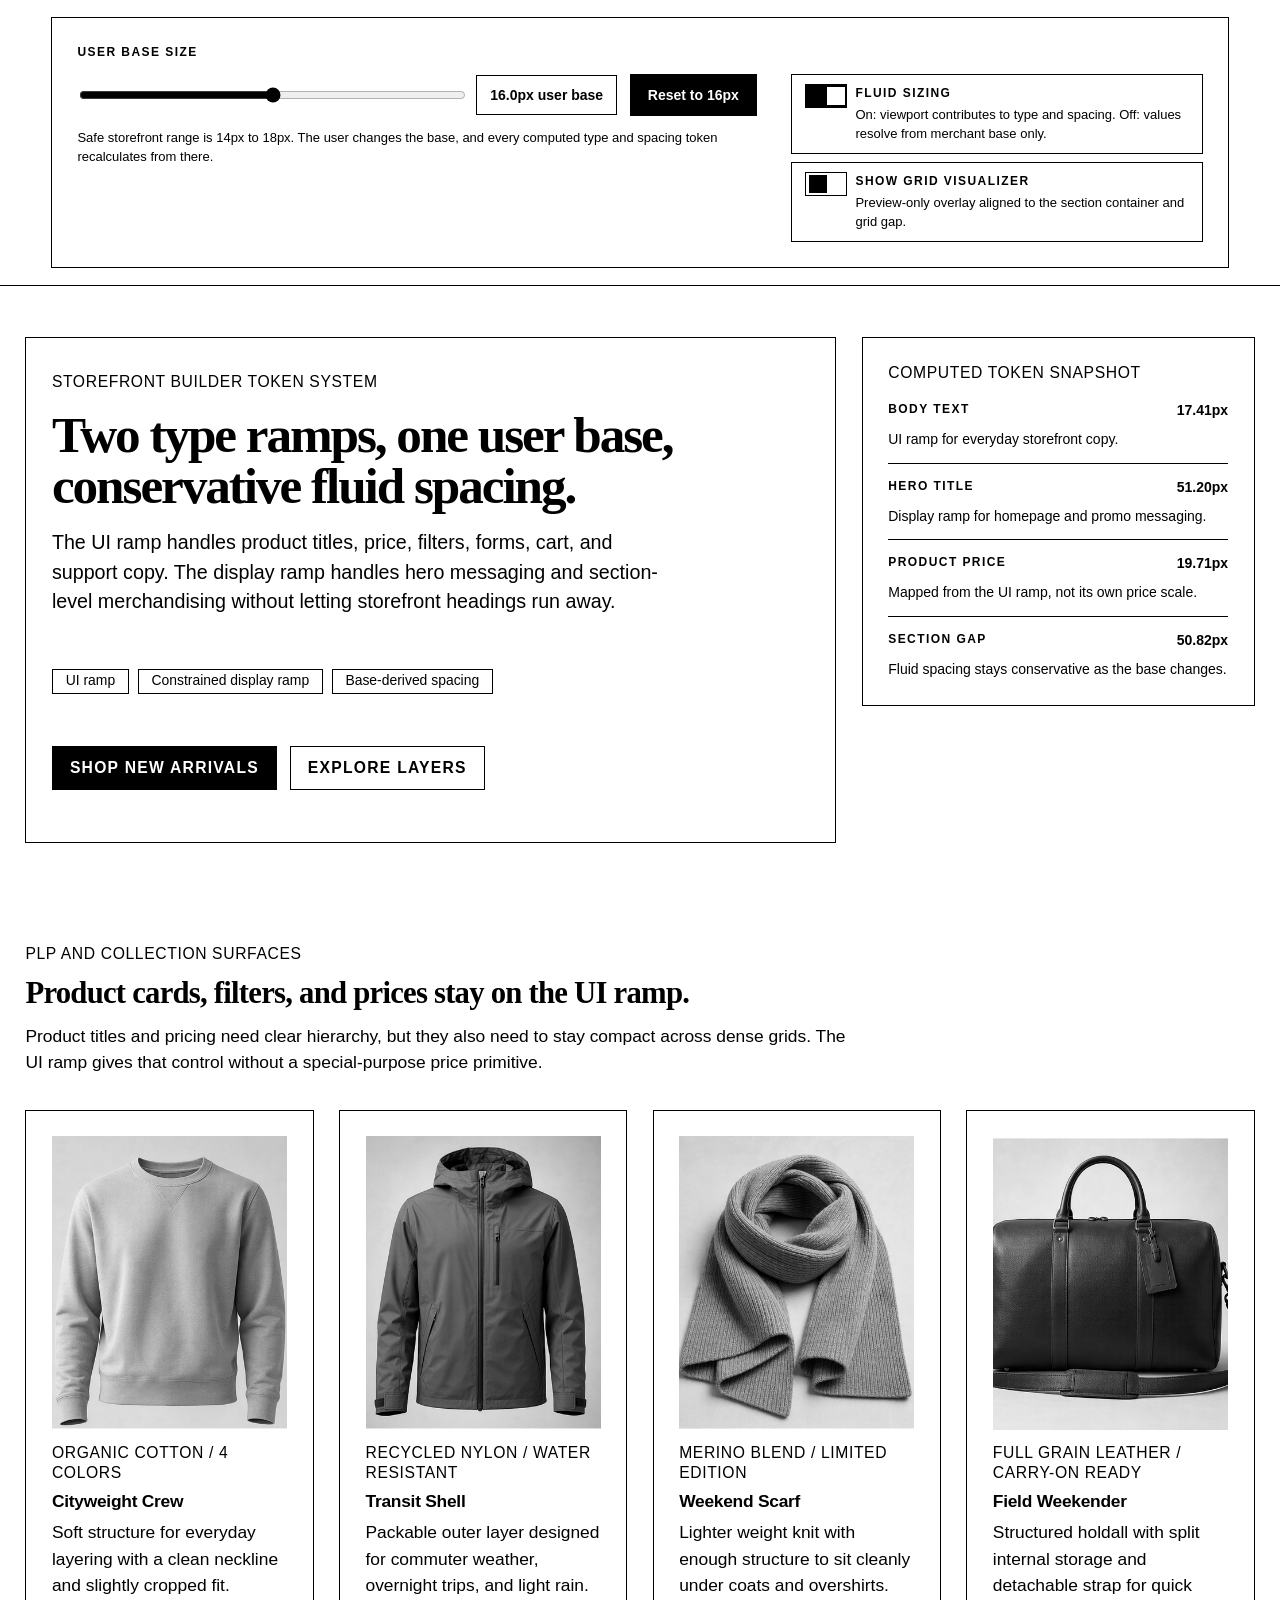
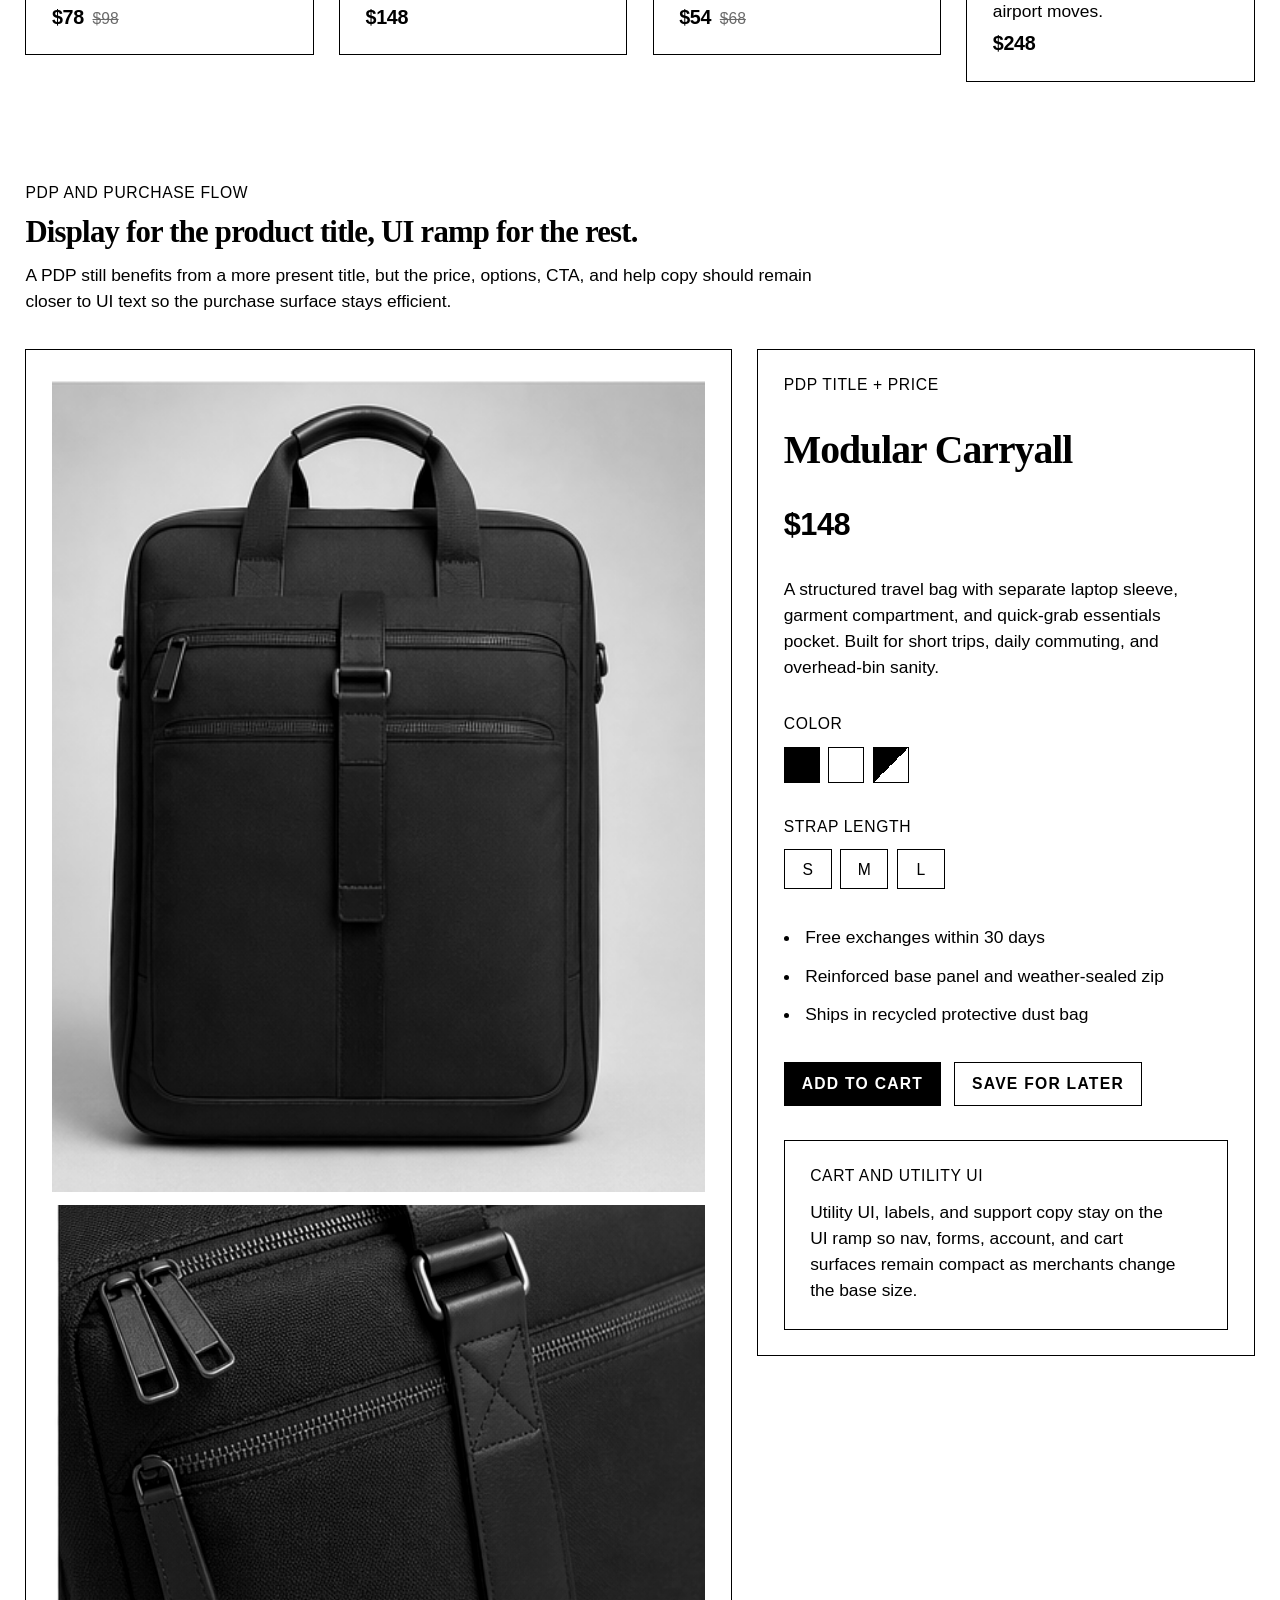
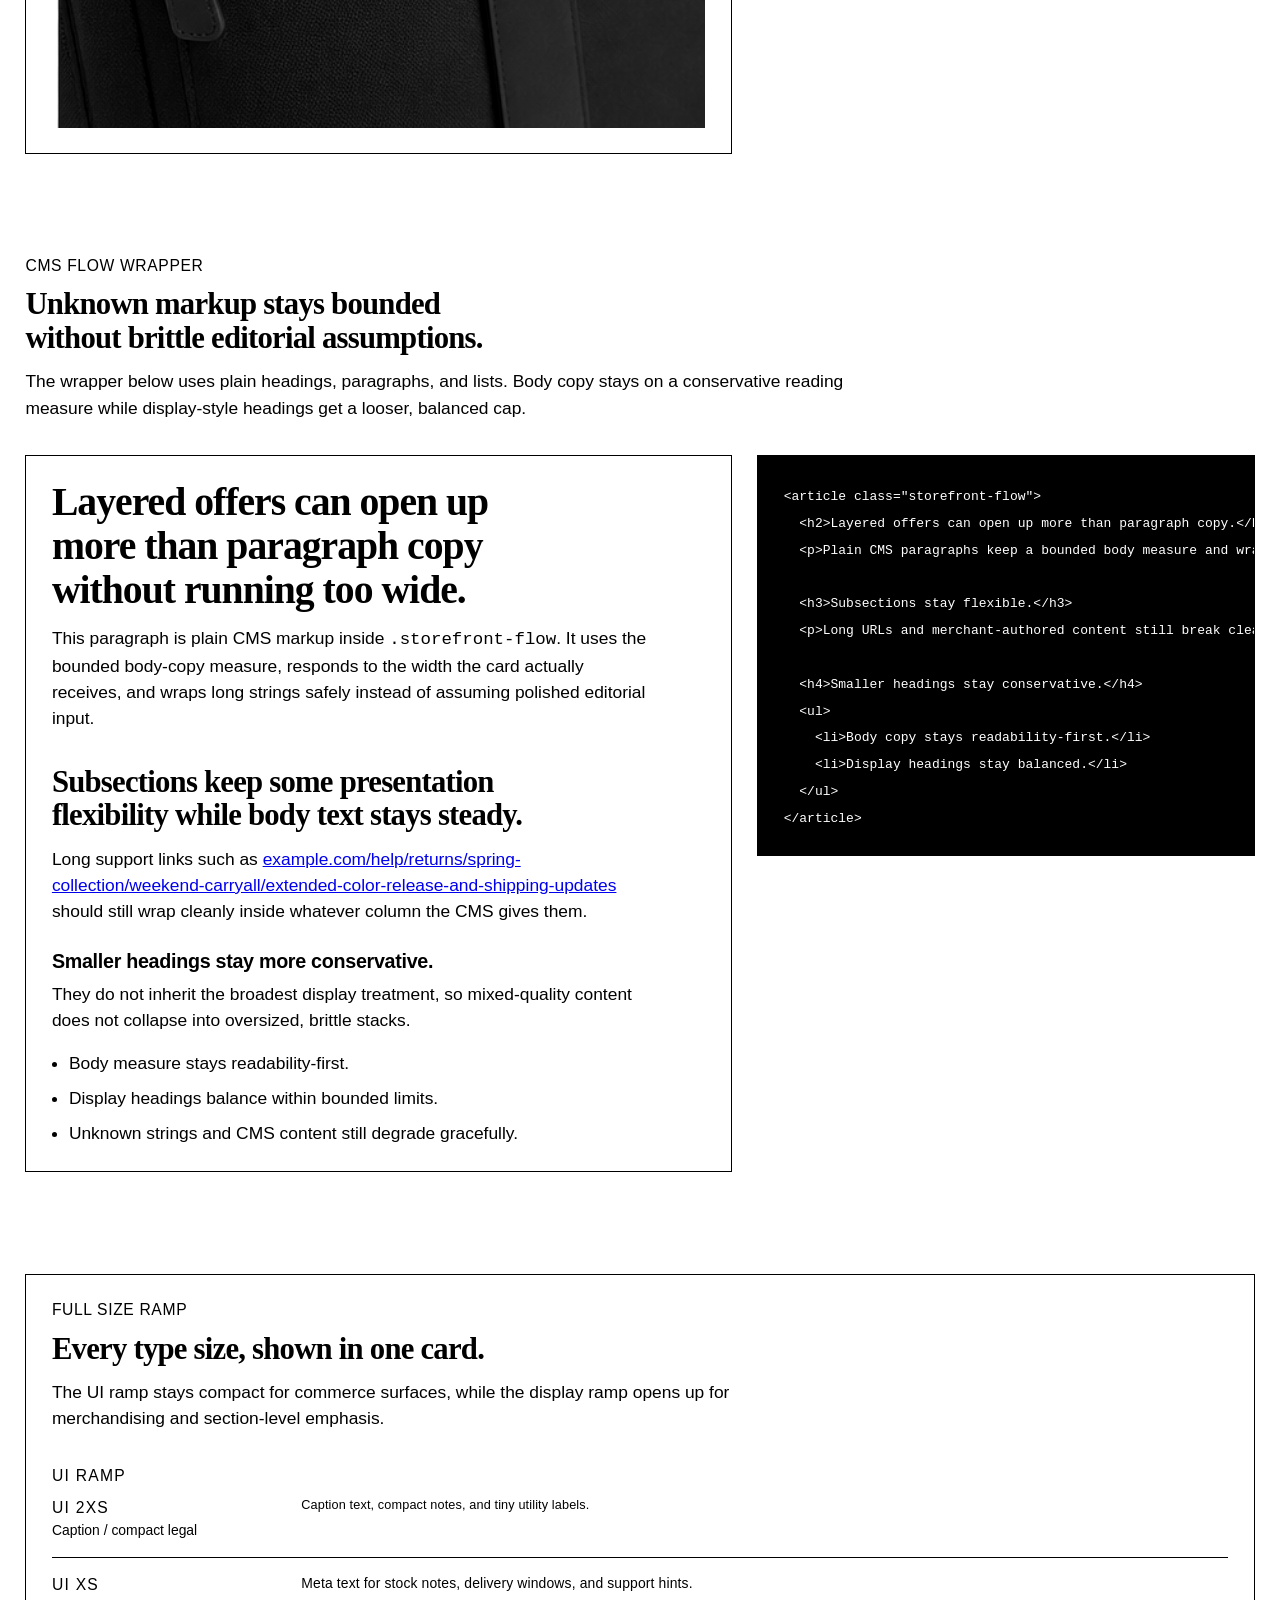
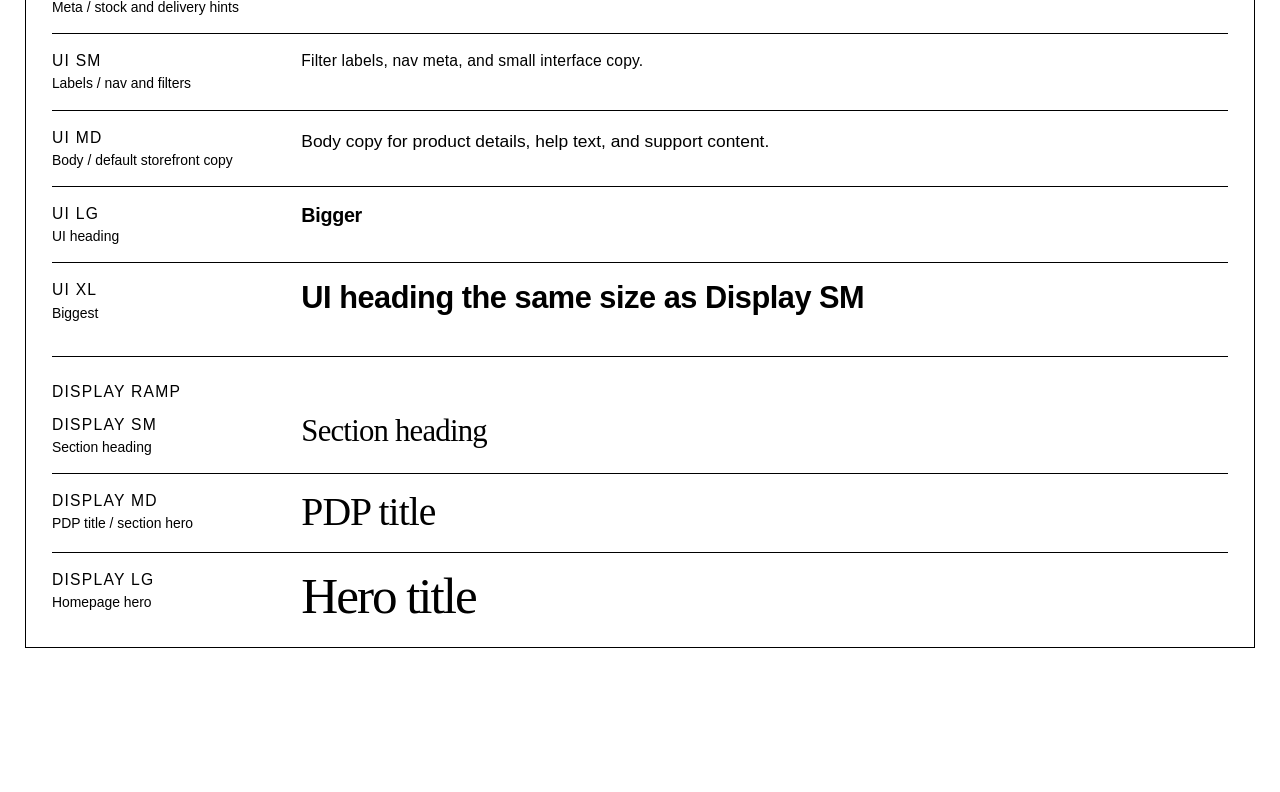
<file: index.html>
<!doctype html>
<html lang="en">
  <head>
    <meta charset="utf-8">
    <meta name="viewport" content="width=device-width, initial-scale=1">
    <title>Storefront Token System Preview</title>
    <link rel="stylesheet" href="./cms-design-system.css?v=20260424-monochrome-review">
    <script defer src="./preview.js?v=20260422-user-base-fix"></script>
  </head>
  <body class="preview-body" data-preview-sizing="fluid">
    <header class="preview-toolbar">
      <div class="preview-toolbar-inner storefront-grid">
        <div class="preview-controls preview-toolbar-panel span-full">
          <label for="merchant-base-control">User base size</label>
          <div class="preview-toolbar-content">
            <div class="preview-toolbar-main">
              <div class="preview-range-row">
                <input
                  id="merchant-base-control"
                  data-base-slider
                  type="range"
                  min="14"
                  max="18"
                  step="0.1"
                >
                <output class="preview-readout" data-base-output for="merchant-base-control"></output>
                <button class="preview-reset" data-base-reset type="button">Reset to 16px</button>
              </div>
              <p class="preview-safe-range">
                Safe storefront range is 14px to 18px. The user changes the base, and every
                computed type and spacing token recalculates from there.
              </p>
            </div>
            <div class="preview-toggle-rail">
              <div class="preview-control-row">
                <label class="preview-toggle" for="preview-sizing-toggle">
                  <input
                    checked
                    class="preview-toggle-input"
                    id="preview-sizing-toggle"
                    data-sizing-toggle
                    type="checkbox"
                  >
                  <span class="preview-toggle-control" aria-hidden="true"></span>
                  <span class="preview-toggle-copy">
                    <span class="preview-toggle-title">Fluid sizing</span>
                    <span class="preview-toggle-note">
                      On: viewport contributes to type and spacing. Off: values resolve from merchant
                      base only.
                    </span>
                  </span>
                </label>
              </div>
              <div class="preview-control-row">
                <label class="preview-toggle" for="grid-overlay-toggle">
                  <input
                    class="preview-toggle-input"
                    id="grid-overlay-toggle"
                    data-grid-toggle
                    type="checkbox"
                  >
                  <span class="preview-toggle-control" aria-hidden="true"></span>
                  <span class="preview-toggle-copy">
                    <span class="preview-toggle-title">Show grid visualizer</span>
                    <span class="preview-toggle-note">
                      Preview-only overlay aligned to the section container and grid gap.
                    </span>
                  </span>
                </label>
              </div>
            </div>
          </div>
        </div>
      </div>
    </header>

    <div class="preview-grid-overlay" hidden aria-hidden="true">
      <div class="preview-grid-overlay-frame">
        <div class="preview-grid-overlay-columns">
          <span class="preview-grid-column"></span>
          <span class="preview-grid-column"></span>
          <span class="preview-grid-column"></span>
          <span class="preview-grid-column"></span>
          <span class="preview-grid-column"></span>
          <span class="preview-grid-column"></span>
          <span class="preview-grid-column"></span>
          <span class="preview-grid-column"></span>
          <span class="preview-grid-column"></span>
          <span class="preview-grid-column"></span>
          <span class="preview-grid-column"></span>
          <span class="preview-grid-column"></span>
        </div>
      </div>
    </div>

    <main class="preview-main">
      <section class="section-container preview-section">
        <div class="storefront-grid preview-hero-layout">
          <article class="preview-surface preview-hero-card span-full span-lg-8">
            <div class="preview-hero-copy">
              <p class="text-meta">Storefront Builder Token System</p>
              <h2 class="hero-title">Two type ramps, one user base, conservative fluid spacing.</h2>
              <p class="hero-body">
                The UI ramp handles product titles, price, filters, forms, cart, and support
                copy. The display ramp handles hero messaging and section-level merchandising
                without letting storefront headings run away.
              </p>
            </div>

            <div class="preview-pill-row" aria-label="Hero metadata">
              <span class="preview-pill">UI ramp</span>
              <span class="preview-pill">Constrained display ramp</span>
              <span class="preview-pill">Base-derived spacing</span>
            </div>

            <div class="preview-cta-row">
              <button class="preview-button" type="button">Shop New Arrivals</button>
              <button class="preview-button-secondary" type="button">Explore Layers</button>
            </div>
          </article>

          <aside class="preview-surface preview-token-panel span-full span-lg-4">
            <p class="text-meta">Computed token snapshot</p>
            <ul class="preview-token-list">
              <li data-token="--text-body">
                <span class="preview-token-name">Body text</span>
                <span class="preview-token-value" data-token-output></span>
                <span class="preview-token-note">UI ramp for everyday storefront copy.</span>
              </li>
              <li data-token="--hero-title">
                <span class="preview-token-name">Hero title</span>
                <span class="preview-token-value" data-token-output></span>
                <span class="preview-token-note">Display ramp for homepage and promo messaging.</span>
              </li>
              <li data-token="--product-price">
                <span class="preview-token-name">Product price</span>
                <span class="preview-token-value" data-token-output></span>
                <span class="preview-token-note">Mapped from the UI ramp, not its own price scale.</span>
              </li>
              <li data-token="--section-gap">
                <span class="preview-token-name">Section gap</span>
                <span class="preview-token-value" data-token-output></span>
                <span class="preview-token-note">Fluid spacing stays conservative as the base changes.</span>
              </li>
            </ul>
          </aside>
        </div>
      </section>

      <section class="section-container preview-section">
        <div class="storefront-grid preview-product-layout">
        <div class="preview-section-header span-full">
          <p class="text-meta">PLP and collection surfaces</p>
          <h2 class="section-heading">Product cards, filters, and prices stay on the UI ramp.</h2>
          <p>
            Product titles and pricing need clear hierarchy, but they also need to stay compact
            across dense grids. The UI ramp gives that control without a special-purpose price
            primitive.
          </p>
        </div>

          <article class="preview-surface product-card span-full span-lg-3">
            <div class="product-card-media">
              <img
                class="preview-media-image"
                src="./assets/generated-storefront/cityweight-crew.png"
                alt="Cityweight Crew sweatshirt in warm stone cotton"
              >
            </div>
            <div class="product-card-copy">
              <p class="text-meta">Organic cotton / 4 colors</p>
              <h3 class="product-card-title">Cityweight Crew</h3>
              <p class="text-body">
                Soft structure for everyday layering with a clean neckline and slightly cropped fit.
              </p>
              <div class="product-card-pricing">
                <span class="product-card-price">$78</span>
                <span class="compare-at-price">$98</span>
              </div>
            </div>
          </article>

          <article class="preview-surface product-card span-full span-lg-3">
            <div class="product-card-media">
              <img
                class="preview-media-image"
                src="./assets/generated-storefront/transit-shell.png"
                alt="Transit Shell jacket in muted olive nylon"
              >
            </div>
            <div class="product-card-copy">
              <p class="text-meta">Recycled nylon / Water resistant</p>
              <h3 class="product-card-title">Transit Shell</h3>
              <p class="text-body">
                Packable outer layer designed for commuter weather, overnight trips, and light rain.
              </p>
              <div class="product-card-pricing">
                <span class="product-card-price">$148</span>
              </div>
            </div>
          </article>

          <article class="preview-surface product-card span-full span-lg-3">
            <div class="product-card-media">
              <img
                class="preview-media-image"
                src="./assets/generated-storefront/weekend-scarf.png"
                alt="Weekend Scarf folded in soft merino knit"
              >
            </div>
            <div class="product-card-copy">
              <p class="text-meta">Merino blend / Limited edition</p>
              <h3 class="product-card-title">Weekend Scarf</h3>
              <p class="text-body">
                Lighter weight knit with enough structure to sit cleanly under coats and overshirts.
              </p>
              <div class="product-card-pricing">
                <span class="product-card-price">$54</span>
                <span class="compare-at-price">$68</span>
              </div>
            </div>
          </article>

          <article class="preview-surface product-card span-full span-lg-3">
            <div class="product-card-media">
              <img
                class="preview-media-image"
                src="./assets/generated-storefront/field-weekender.png"
                alt="Field Weekender duffel in dark leather"
              >
            </div>
            <div class="product-card-copy">
              <p class="text-meta">Full grain leather / Carry-on ready</p>
              <h3 class="product-card-title">Field Weekender</h3>
              <p class="text-body">
                Structured holdall with split internal storage and detachable strap for quick airport moves.
              </p>
              <div class="product-card-pricing">
                <span class="product-card-price">$248</span>
              </div>
            </div>
          </article>
        </div>
      </section>

      <section class="section-container preview-section">
        <div class="storefront-grid preview-pdp-layout">
        <div class="preview-section-header span-full">
          <p class="text-meta">PDP and purchase flow</p>
          <h2 class="section-heading">Display for the product title, UI ramp for the rest.</h2>
          <p>
            A PDP still benefits from a more present title, but the price, options, CTA, and help
            copy should remain closer to UI text so the purchase surface stays efficient.
          </p>
        </div>

          <article class="preview-surface preview-pdp-gallery span-full span-lg-7">
            <div class="preview-product-media">
              <img
                class="preview-media-image"
                src="./assets/generated-storefront/modular-carryall-front.png"
                alt="Modular Carryall shown from the front"
              >
            </div>
            <div class="preview-detail-media">
              <img
                class="preview-media-image"
                src="./assets/generated-storefront/modular-carryall-detail.png"
                alt="Detail crop of the Modular Carryall strap and pocket"
              >
            </div>
          </article>

          <article class="preview-surface preview-pdp-copy span-full span-lg-5">
            <div class="preview-stack">
              <p class="text-meta">PDP title + price</p>
              <h3 class="pdp-title">Modular Carryall</h3>
              <p class="pdp-price">$148</p>
              <p class="text-body">
                A structured travel bag with separate laptop sleeve, garment compartment, and quick-grab
                essentials pocket. Built for short trips, daily commuting, and overhead-bin sanity.
              </p>
            </div>

            <div class="preview-option-group">
              <p class="text-meta">Color</p>
              <div class="preview-swatch-row" aria-label="Available colors">
                <button class="preview-swatch" data-tone="ink" type="button" aria-label="Ink"></button>
                <button class="preview-swatch" data-tone="sand" type="button" aria-label="Sand"></button>
                <button class="preview-swatch" data-tone="olive" type="button" aria-label="Olive"></button>
              </div>
            </div>

            <div class="preview-option-group">
              <p class="text-meta">Strap length</p>
              <div class="preview-size-row" aria-label="Available lengths">
                <span class="preview-size-pill">S</span>
                <span class="preview-size-pill">M</span>
                <span class="preview-size-pill">L</span>
              </div>
            </div>

            <ul class="preview-benefit-list text-body">
              <li>Free exchanges within 30 days</li>
              <li>Reinforced base panel and weather-sealed zip</li>
              <li>Ships in recycled protective dust bag</li>
            </ul>

            <div class="preview-cta-row">
              <button class="preview-button" type="button">Add to Cart</button>
              <button class="preview-button-secondary" type="button">Save for Later</button>
            </div>

            <div class="preview-cart-note">
              <p class="text-meta">Cart and utility UI</p>
              <p class="text-body">
                Utility UI, labels, and support copy stay on the UI ramp so nav, forms, account,
                and cart surfaces remain compact as merchants change the base size.
              </p>
            </div>
          </article>
        </div>
      </section>

      <section class="section-container preview-section">
        <div class="storefront-grid preview-code-layout">
        <div class="preview-section-header span-full">
          <p class="text-meta">CMS flow wrapper</p>
          <h2 class="section-heading">Unknown markup stays bounded without brittle editorial assumptions.</h2>
          <p>
            The wrapper below uses plain headings, paragraphs, and lists. Body copy stays on a
            conservative reading measure while display-style headings get a looser, balanced cap.
          </p>
        </div>

        <article class="preview-surface storefront-flow span-full span-lg-7">
          <h2>Layered offers can open up more than paragraph copy without running too wide.</h2>
          <p>
            This paragraph is plain CMS markup inside <code>.storefront-flow</code>. It uses the
            bounded body-copy measure, responds to the width the card actually receives, and wraps
            long strings safely instead of assuming polished editorial input.
          </p>
          <h3>Subsections keep some presentation flexibility while body text stays steady.</h3>
          <p>
            Long support links such as
            <a href="https://example.com/help/returns/spring-collection/weekend-carryall/extended-color-release-and-shipping-updates">
              example.com/help/returns/spring-collection/weekend-carryall/extended-color-release-and-shipping-updates
            </a>
            should still wrap cleanly inside whatever column the CMS gives them.
          </p>
          <h4>Smaller headings stay more conservative.</h4>
          <p>
            They do not inherit the broadest display treatment, so mixed-quality content does not
            collapse into oversized, brittle stacks.
          </p>
          <ul>
            <li>Body measure stays readability-first.</li>
            <li>Display headings balance within bounded limits.</li>
            <li>Unknown strings and CMS content still degrade gracefully.</li>
          </ul>
        </article>

        <div class="preview-code-block span-full span-lg-5">
          <code>&lt;article class="storefront-flow"&gt;
  &lt;h2&gt;Layered offers can open up more than paragraph copy.&lt;/h2&gt;
  &lt;p&gt;Plain CMS paragraphs keep a bounded body measure and wrap safely.&lt;/p&gt;

  &lt;h3&gt;Subsections stay flexible.&lt;/h3&gt;
  &lt;p&gt;Long URLs and merchant-authored content still break cleanly.&lt;/p&gt;

  &lt;h4&gt;Smaller headings stay conservative.&lt;/h4&gt;
  &lt;ul&gt;
    &lt;li&gt;Body copy stays readability-first.&lt;/li&gt;
    &lt;li&gt;Display headings stay balanced.&lt;/li&gt;
  &lt;/ul&gt;
&lt;/article&gt;</code>
        </div>
        </div>
      </section>

      <section class="section-container preview-section">
        <div class="storefront-grid">
          <article class="preview-surface preview-ramp-card span-full">
            <div class="preview-ramp-header">
              <p class="text-meta">Full size ramp</p>
              <h2 class="section-heading">Every type size, shown in one card.</h2>
              <p class="text-body">
                The UI ramp stays compact for commerce surfaces, while the display ramp opens up
                for merchandising and section-level emphasis.
              </p>
            </div>

            <div class="preview-ramp-group">
              <p class="preview-ramp-group-label">UI ramp</p>

              <div class="preview-ramp-item" style="--sample-size: var(--font-ui-2xs); --sample-line-height: var(--lh-ui); --sample-letter-spacing: 0.01em; --sample-measure: var(--measure-body);">
                <div class="preview-ramp-meta">
                  <p class="preview-ramp-label">UI 2XS</p>
                  <p class="preview-ramp-note">Caption / compact legal</p>
                </div>
                <p class="preview-ramp-sample">Caption text, compact notes, and tiny utility labels.</p>
              </div>

              <div class="preview-ramp-item" style="--sample-size: var(--font-ui-xs); --sample-line-height: var(--lh-ui); --sample-letter-spacing: 0.01em; --sample-measure: var(--measure-body);">
                <div class="preview-ramp-meta">
                  <p class="preview-ramp-label">UI XS</p>
                  <p class="preview-ramp-note">Meta / stock and delivery hints</p>
                </div>
                <p class="preview-ramp-sample">Meta text for stock notes, delivery windows, and support hints.</p>
              </div>

              <div class="preview-ramp-item" style="--sample-size: var(--font-ui-sm); --sample-line-height: var(--lh-ui); --sample-letter-spacing: 0.01em; --sample-measure: var(--measure-body);">
                <div class="preview-ramp-meta">
                  <p class="preview-ramp-label">UI SM</p>
                  <p class="preview-ramp-note">Labels / nav and filters</p>
                </div>
                <p class="preview-ramp-sample">Filter labels, nav meta, and small interface copy.</p>
              </div>

              <div class="preview-ramp-item" style="--sample-size: var(--font-ui-md); --sample-line-height: var(--lh-body); --sample-measure: var(--measure-body);">
                <div class="preview-ramp-meta">
                  <p class="preview-ramp-label">UI MD</p>
                  <p class="preview-ramp-note">Body / default storefront copy</p>
                </div>
                <p class="preview-ramp-sample">Body copy for product details, help text, and support content.</p>
              </div>

              <div class="preview-ramp-item" style="--sample-size: var(--font-ui-lg); --sample-line-height: var(--lh-tight); --sample-letter-spacing: var(--ls-strong); --sample-weight: 600; --sample-measure: var(--measure-body);">
                <div class="preview-ramp-meta">
                  <p class="preview-ramp-label">UI LG</p>
                  <p class="preview-ramp-note">UI heading</p>
                </div>
                <p class="preview-ramp-sample">Bigger</p>
              </div>

              <div class="preview-ramp-item" style="--sample-size: var(--font-ui-xl); --sample-line-height: var(--lh-tight); --sample-letter-spacing: var(--ls-strong); --sample-weight: 700; --sample-measure: var(--measure-body);">
                <div class="preview-ramp-meta">
                  <p class="preview-ramp-label">UI XL</p>
                  <p class="preview-ramp-note">Biggest</p>
                </div>
                <p class="preview-ramp-sample">UI heading the same size as Display SM</p>
              </div>
            </div>

            <div class="preview-ramp-group">
              <p class="preview-ramp-group-label">Display ramp</p>

              <div class="preview-ramp-item" style="--sample-font: 'Iowan Old Style', 'Palatino Linotype', Georgia, serif; --sample-size: var(--font-display-sm); --sample-line-height: var(--lh-heading); --sample-letter-spacing: var(--ls-heading); --sample-measure: var(--measure-display-wide);">
                <div class="preview-ramp-meta">
                  <p class="preview-ramp-label">Display SM</p>
                  <p class="preview-ramp-note">Section heading</p>
                </div>
                <p class="preview-ramp-sample">Section heading</p>
              </div>

              <div class="preview-ramp-item" style="--sample-font: 'Iowan Old Style', 'Palatino Linotype', Georgia, serif; --sample-size: var(--font-display-md); --sample-line-height: var(--lh-heading); --sample-letter-spacing: var(--ls-heading); --sample-measure: var(--measure-display-wide);">
                <div class="preview-ramp-meta">
                  <p class="preview-ramp-label">Display MD</p>
                  <p class="preview-ramp-note">PDP title / section hero</p>
                </div>
                <p class="preview-ramp-sample">PDP title</p>
              </div>

              <div class="preview-ramp-item" style="--sample-font: 'Iowan Old Style', 'Palatino Linotype', Georgia, serif; --sample-size: var(--font-display-lg); --sample-line-height: var(--lh-display); --sample-letter-spacing: var(--ls-display); --sample-measure: var(--measure-display);">
                <div class="preview-ramp-meta">
                  <p class="preview-ramp-label">Display LG</p>
                  <p class="preview-ramp-note">Homepage hero</p>
                </div>
                <p class="preview-ramp-sample">Hero title</p>
              </div>
            </div>
          </article>
        </div>
      </section>
    </main>
  </body>
</html>
</file>
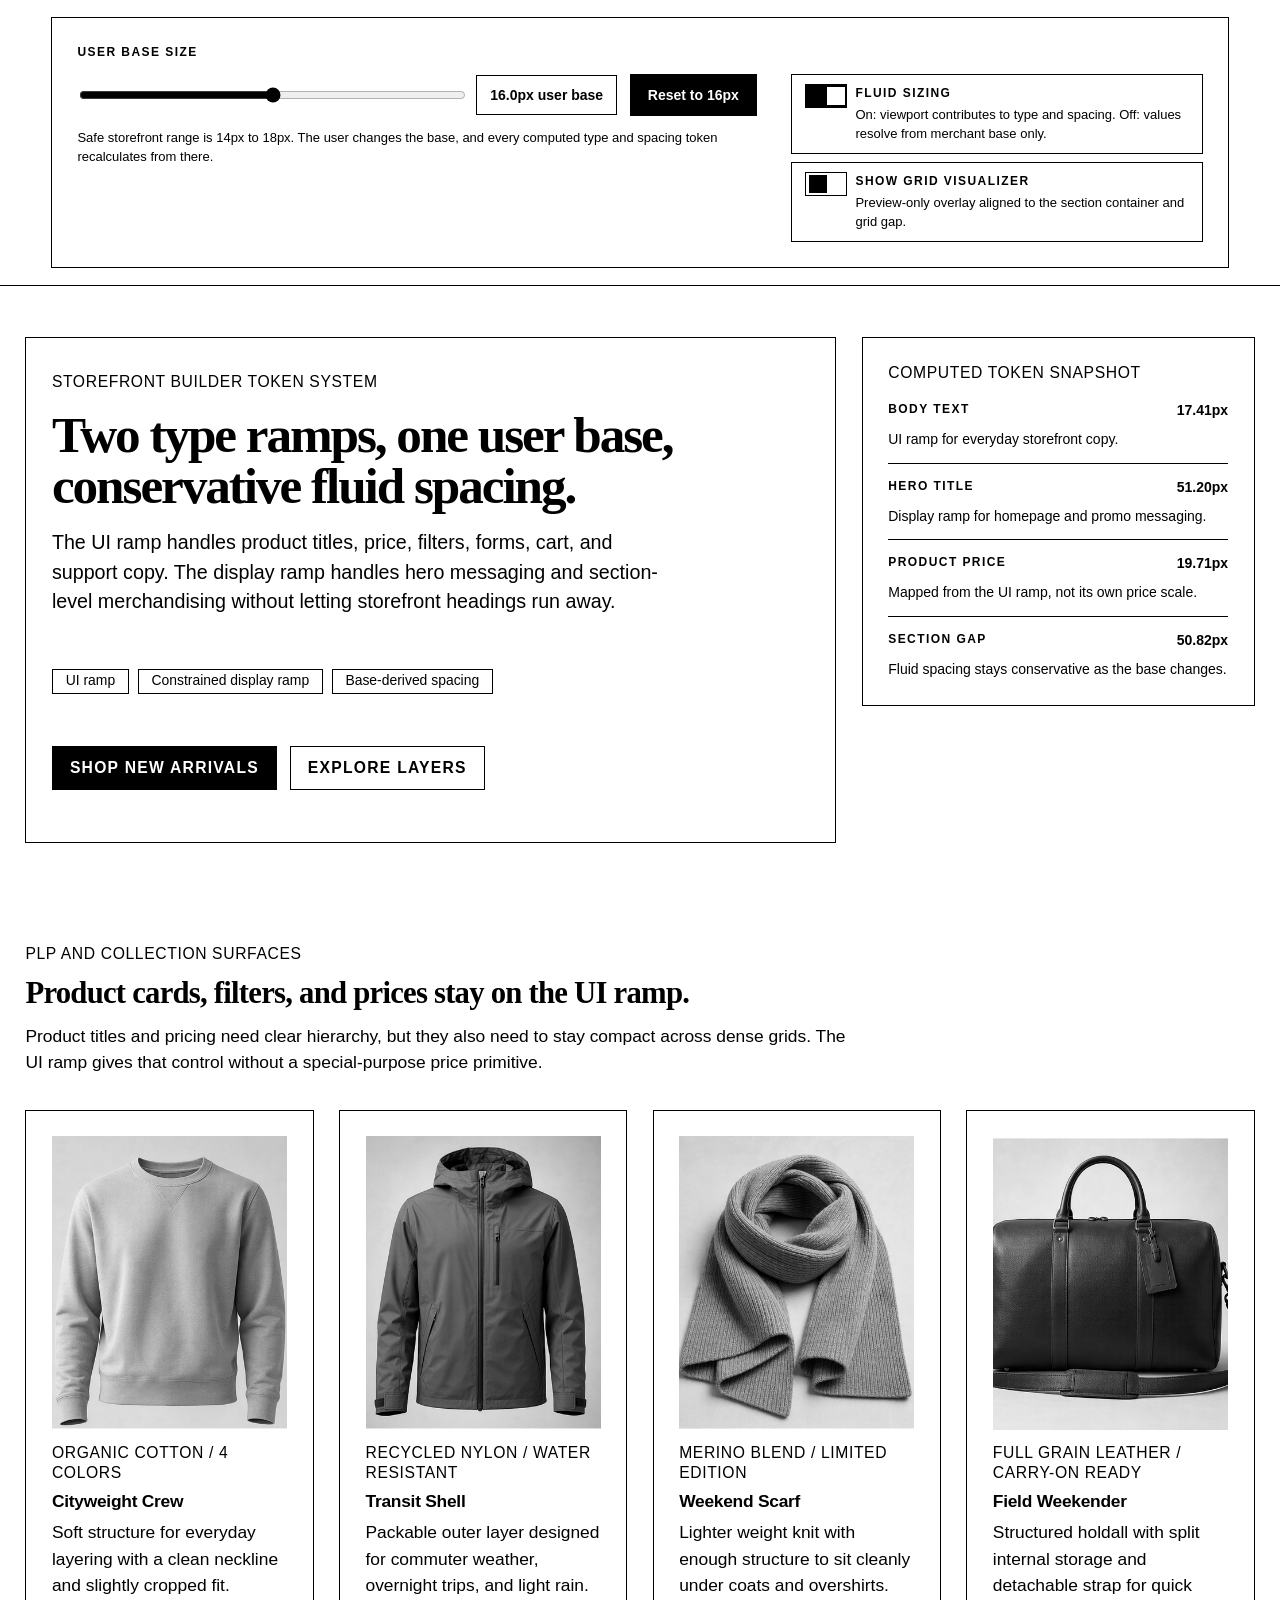
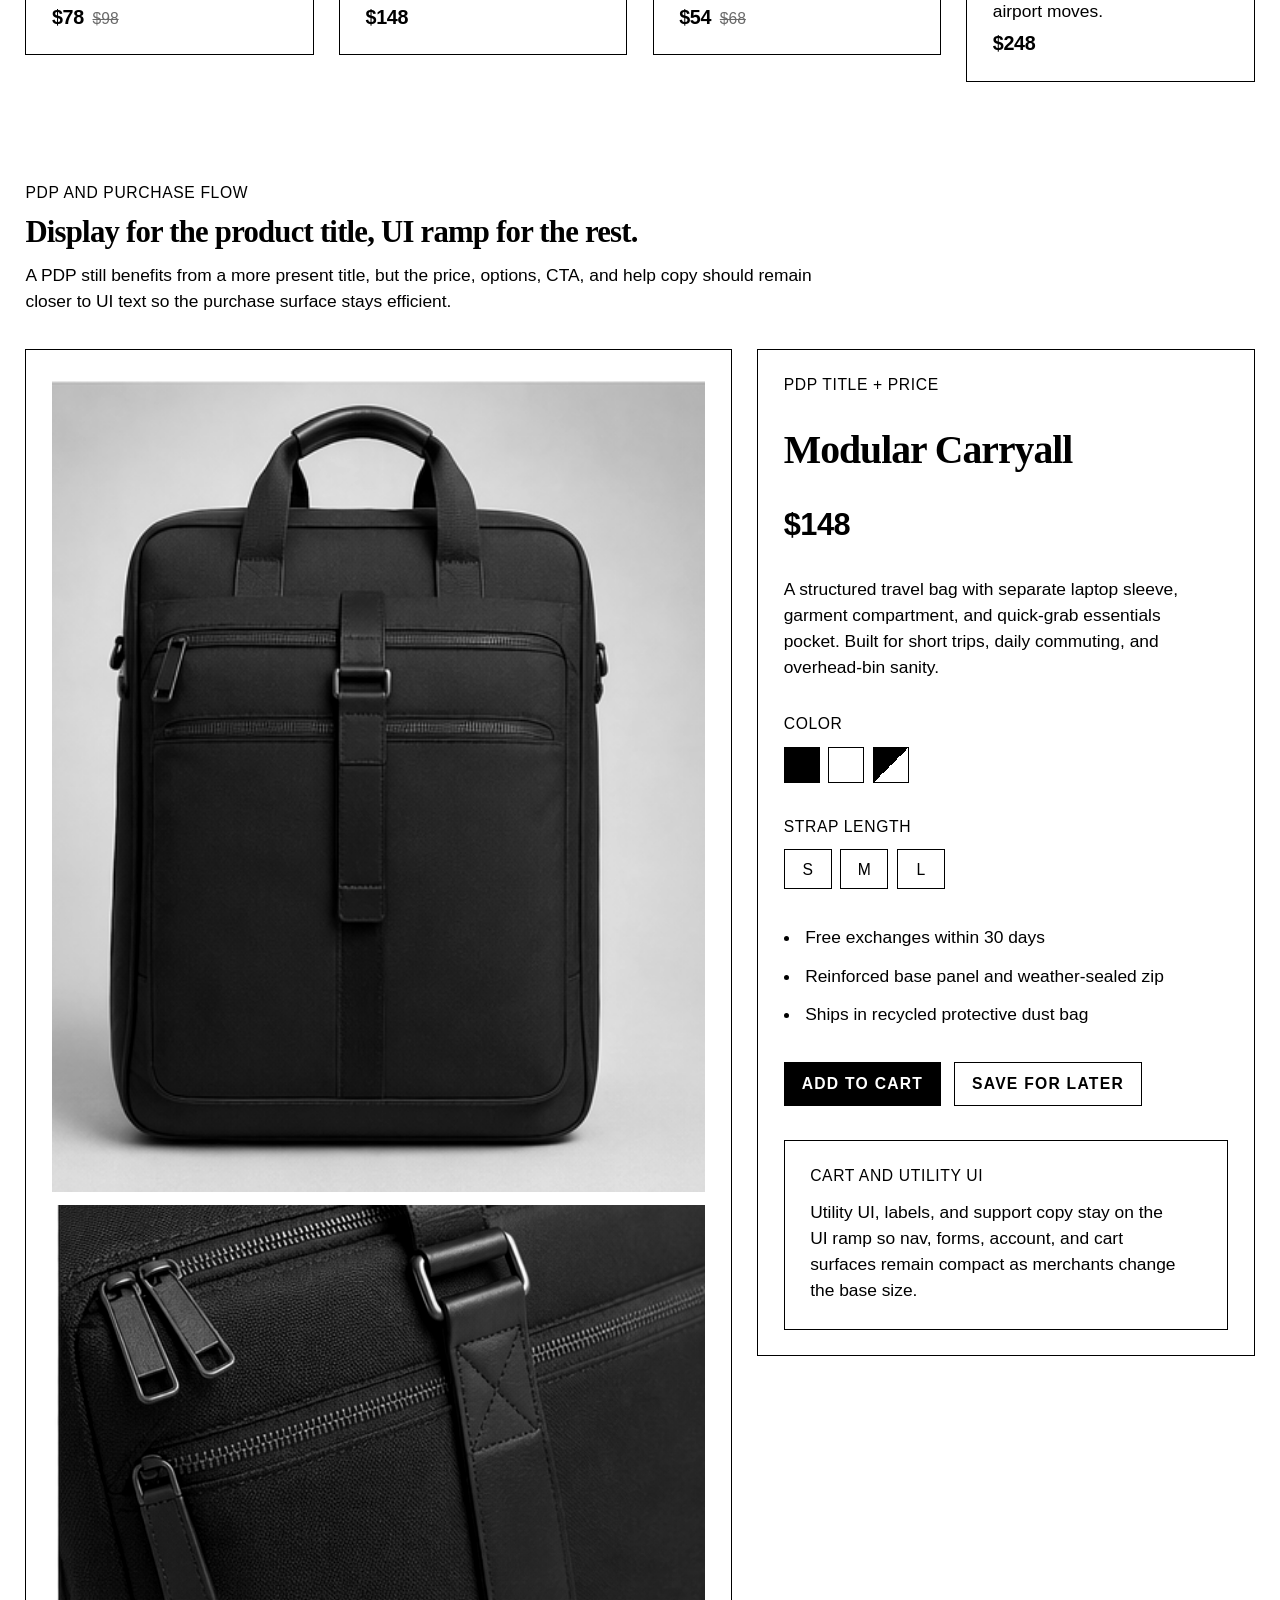
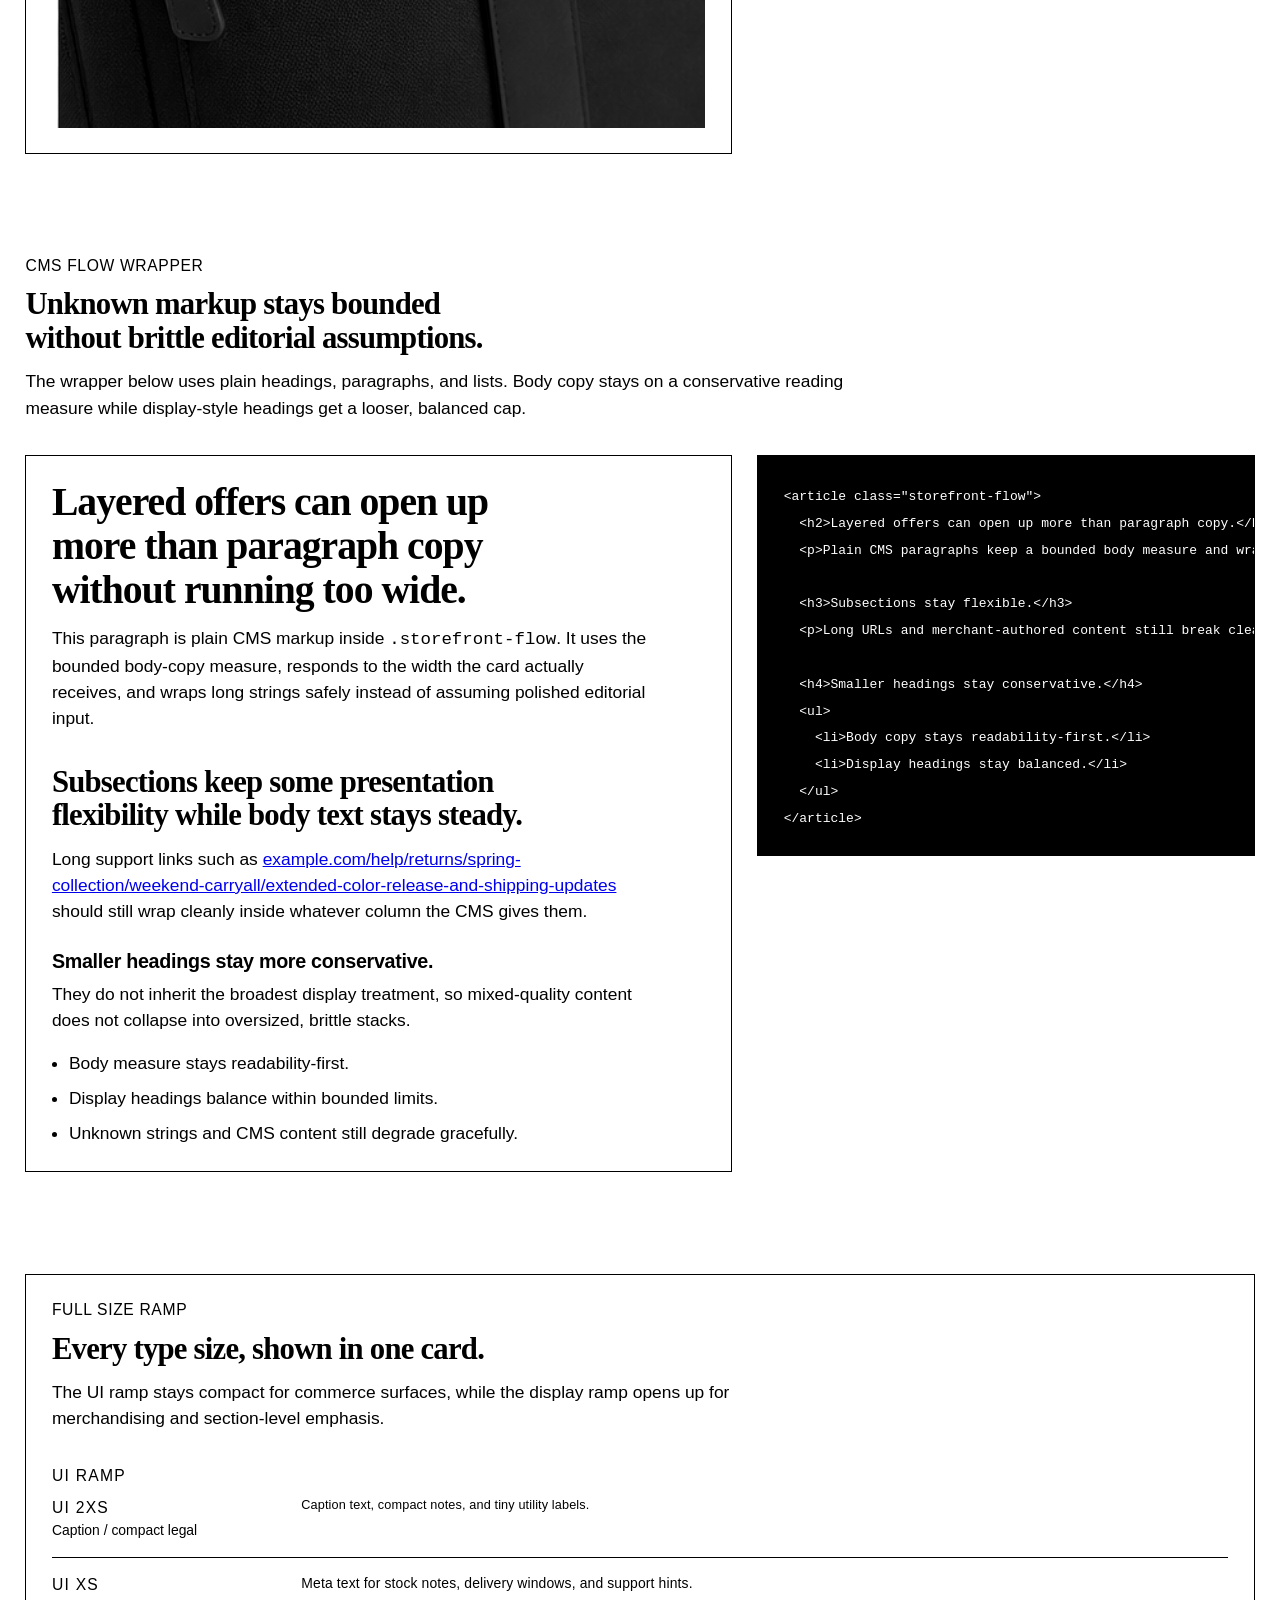
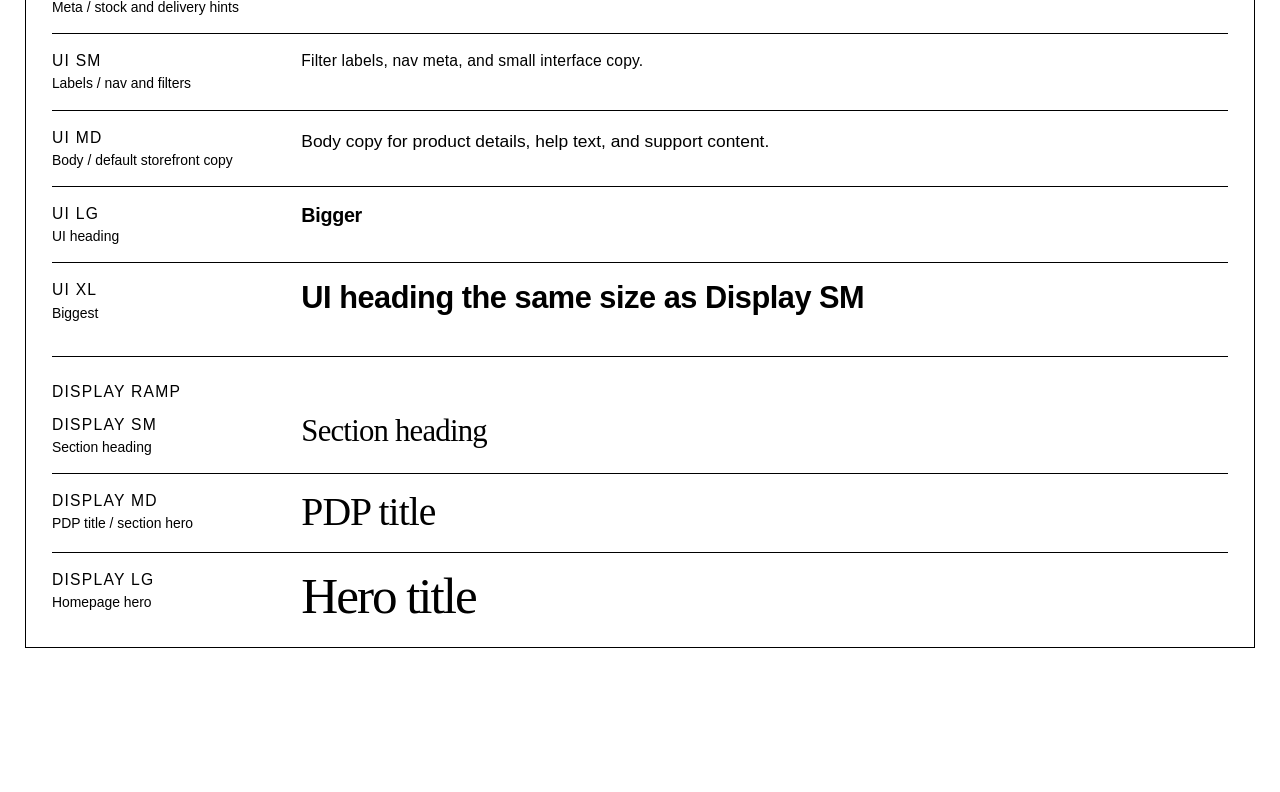
<file: preview.html>
<!doctype html>
<html lang="en">
  <head>
    <meta charset="utf-8">
    <meta name="viewport" content="width=device-width, initial-scale=1">
    <title>Storefront Token System Preview</title>
    <link rel="stylesheet" href="./cms-design-system.css?v=20260422-user-base-fix">
    <script defer src="./preview.js?v=20260422-user-base-fix"></script>
  </head>
  <body class="preview-body" data-preview-sizing="fluid">
    <header class="preview-toolbar">
      <div class="preview-toolbar-inner storefront-grid">
        <div class="preview-controls preview-toolbar-panel span-full">
          <label for="merchant-base-control">User base size</label>
          <div class="preview-toolbar-content">
            <div class="preview-toolbar-main">
              <div class="preview-range-row">
                <input
                  id="merchant-base-control"
                  data-base-slider
                  type="range"
                  min="14"
                  max="18"
                  step="0.1"
                >
                <output class="preview-readout" data-base-output for="merchant-base-control"></output>
                <button class="preview-reset" data-base-reset type="button">Reset to 16px</button>
              </div>
              <p class="preview-safe-range">
                Safe storefront range is 14px to 18px. The user changes the base, and every
                computed type and spacing token recalculates from there.
              </p>
            </div>
            <div class="preview-toggle-rail">
              <div class="preview-control-row">
                <label class="preview-toggle" for="preview-sizing-toggle">
                  <input
                    checked
                    class="preview-toggle-input"
                    id="preview-sizing-toggle"
                    data-sizing-toggle
                    type="checkbox"
                  >
                  <span class="preview-toggle-control" aria-hidden="true"></span>
                  <span class="preview-toggle-copy">
                    <span class="preview-toggle-title">Fluid sizing</span>
                    <span class="preview-toggle-note">
                      On: viewport contributes to type and spacing. Off: values resolve from merchant
                      base only.
                    </span>
                  </span>
                </label>
              </div>
              <div class="preview-control-row">
                <label class="preview-toggle" for="grid-overlay-toggle">
                  <input
                    class="preview-toggle-input"
                    id="grid-overlay-toggle"
                    data-grid-toggle
                    type="checkbox"
                  >
                  <span class="preview-toggle-control" aria-hidden="true"></span>
                  <span class="preview-toggle-copy">
                    <span class="preview-toggle-title">Show grid visualizer</span>
                    <span class="preview-toggle-note">
                      Preview-only overlay aligned to the section container and grid gap.
                    </span>
                  </span>
                </label>
              </div>
            </div>
          </div>
        </div>
      </div>
    </header>

    <div class="preview-grid-overlay" hidden aria-hidden="true">
      <div class="preview-grid-overlay-frame">
        <div class="preview-grid-overlay-columns">
          <span class="preview-grid-column"></span>
          <span class="preview-grid-column"></span>
          <span class="preview-grid-column"></span>
          <span class="preview-grid-column"></span>
          <span class="preview-grid-column"></span>
          <span class="preview-grid-column"></span>
          <span class="preview-grid-column"></span>
          <span class="preview-grid-column"></span>
          <span class="preview-grid-column"></span>
          <span class="preview-grid-column"></span>
          <span class="preview-grid-column"></span>
          <span class="preview-grid-column"></span>
        </div>
      </div>
    </div>

    <main class="preview-main">
      <section class="section-container preview-section">
        <div class="storefront-grid preview-hero-layout">
          <article class="preview-surface preview-hero-card span-full span-lg-8">
            <div class="preview-hero-copy">
              <p class="text-meta">Storefront Builder Token System</p>
              <h2 class="hero-title">Two type ramps, one user base, conservative fluid spacing.</h2>
              <p class="hero-body">
                The UI ramp handles product titles, price, filters, forms, cart, and support
                copy. The display ramp handles hero messaging and section-level merchandising
                without letting storefront headings run away.
              </p>
            </div>

            <div class="preview-pill-row" aria-label="Hero metadata">
              <span class="preview-pill">UI ramp</span>
              <span class="preview-pill">Constrained display ramp</span>
              <span class="preview-pill">Base-derived spacing</span>
            </div>

            <div class="preview-cta-row">
              <button class="preview-button" type="button">Shop New Arrivals</button>
              <button class="preview-button-secondary" type="button">Explore Layers</button>
            </div>
          </article>

          <aside class="preview-surface preview-token-panel span-full span-lg-4">
            <p class="text-meta">Computed token snapshot</p>
            <ul class="preview-token-list">
              <li data-token="--text-body">
                <span class="preview-token-name">Body text</span>
                <span class="preview-token-value" data-token-output></span>
                <span class="preview-token-note">UI ramp for everyday storefront copy.</span>
              </li>
              <li data-token="--hero-title">
                <span class="preview-token-name">Hero title</span>
                <span class="preview-token-value" data-token-output></span>
                <span class="preview-token-note">Display ramp for homepage and promo messaging.</span>
              </li>
              <li data-token="--product-price">
                <span class="preview-token-name">Product price</span>
                <span class="preview-token-value" data-token-output></span>
                <span class="preview-token-note">Mapped from the UI ramp, not its own price scale.</span>
              </li>
              <li data-token="--section-gap">
                <span class="preview-token-name">Section gap</span>
                <span class="preview-token-value" data-token-output></span>
                <span class="preview-token-note">Fluid spacing stays conservative as the base changes.</span>
              </li>
            </ul>
          </aside>
        </div>
      </section>

      <section class="section-container preview-section">
        <div class="storefront-grid preview-product-layout">
        <div class="preview-section-header span-full">
          <p class="text-meta">PLP and collection surfaces</p>
          <h2 class="section-heading">Product cards, filters, and prices stay on the UI ramp.</h2>
          <p>
            Product titles and pricing need clear hierarchy, but they also need to stay compact
            across dense grids. The UI ramp gives that control without a special-purpose price
            primitive.
          </p>
        </div>

          <article class="preview-surface product-card span-full span-lg-3">
            <div class="product-card-media">
              <img
                class="preview-media-image"
                src="./assets/generated-storefront/cityweight-crew.png"
                alt="Cityweight Crew sweatshirt in warm stone cotton"
              >
            </div>
            <div class="product-card-copy">
              <p class="text-meta">Organic cotton / 4 colors</p>
              <h3 class="product-card-title">Cityweight Crew</h3>
              <p class="text-body">
                Soft structure for everyday layering with a clean neckline and slightly cropped fit.
              </p>
              <div class="product-card-pricing">
                <span class="product-card-price">$78</span>
                <span class="compare-at-price">$98</span>
              </div>
            </div>
          </article>

          <article class="preview-surface product-card span-full span-lg-3">
            <div class="product-card-media">
              <img
                class="preview-media-image"
                src="./assets/generated-storefront/transit-shell.png"
                alt="Transit Shell jacket in muted olive nylon"
              >
            </div>
            <div class="product-card-copy">
              <p class="text-meta">Recycled nylon / Water resistant</p>
              <h3 class="product-card-title">Transit Shell</h3>
              <p class="text-body">
                Packable outer layer designed for commuter weather, overnight trips, and light rain.
              </p>
              <div class="product-card-pricing">
                <span class="product-card-price">$148</span>
              </div>
            </div>
          </article>

          <article class="preview-surface product-card span-full span-lg-3">
            <div class="product-card-media">
              <img
                class="preview-media-image"
                src="./assets/generated-storefront/weekend-scarf.png"
                alt="Weekend Scarf folded in soft merino knit"
              >
            </div>
            <div class="product-card-copy">
              <p class="text-meta">Merino blend / Limited edition</p>
              <h3 class="product-card-title">Weekend Scarf</h3>
              <p class="text-body">
                Lighter weight knit with enough structure to sit cleanly under coats and overshirts.
              </p>
              <div class="product-card-pricing">
                <span class="product-card-price">$54</span>
                <span class="compare-at-price">$68</span>
              </div>
            </div>
          </article>

          <article class="preview-surface product-card span-full span-lg-3">
            <div class="product-card-media">
              <img
                class="preview-media-image"
                src="./assets/generated-storefront/field-weekender.png"
                alt="Field Weekender duffel in dark leather"
              >
            </div>
            <div class="product-card-copy">
              <p class="text-meta">Full grain leather / Carry-on ready</p>
              <h3 class="product-card-title">Field Weekender</h3>
              <p class="text-body">
                Structured holdall with split internal storage and detachable strap for quick airport moves.
              </p>
              <div class="product-card-pricing">
                <span class="product-card-price">$248</span>
              </div>
            </div>
          </article>
        </div>
      </section>

      <section class="section-container preview-section">
        <div class="storefront-grid preview-pdp-layout">
        <div class="preview-section-header span-full">
          <p class="text-meta">PDP and purchase flow</p>
          <h2 class="section-heading">Display for the product title, UI ramp for the rest.</h2>
          <p>
            A PDP still benefits from a more present title, but the price, options, CTA, and help
            copy should remain closer to UI text so the purchase surface stays efficient.
          </p>
        </div>

          <article class="preview-surface preview-pdp-gallery span-full span-lg-7">
            <div class="preview-product-media">
              <img
                class="preview-media-image"
                src="./assets/generated-storefront/modular-carryall-front.png"
                alt="Modular Carryall shown from the front"
              >
            </div>
            <div class="preview-detail-media">
              <img
                class="preview-media-image"
                src="./assets/generated-storefront/modular-carryall-detail.png"
                alt="Detail crop of the Modular Carryall strap and pocket"
              >
            </div>
          </article>

          <article class="preview-surface preview-pdp-copy span-full span-lg-5">
            <div class="preview-stack">
              <p class="text-meta">PDP title + price</p>
              <h3 class="pdp-title">Modular Carryall</h3>
              <p class="pdp-price">$148</p>
              <p class="text-body">
                A structured travel bag with separate laptop sleeve, garment compartment, and quick-grab
                essentials pocket. Built for short trips, daily commuting, and overhead-bin sanity.
              </p>
            </div>

            <div class="preview-option-group">
              <p class="text-meta">Color</p>
              <div class="preview-swatch-row" aria-label="Available colors">
                <button class="preview-swatch" data-tone="ink" type="button" aria-label="Ink"></button>
                <button class="preview-swatch" data-tone="sand" type="button" aria-label="Sand"></button>
                <button class="preview-swatch" data-tone="olive" type="button" aria-label="Olive"></button>
              </div>
            </div>

            <div class="preview-option-group">
              <p class="text-meta">Strap length</p>
              <div class="preview-size-row" aria-label="Available lengths">
                <span class="preview-size-pill">S</span>
                <span class="preview-size-pill">M</span>
                <span class="preview-size-pill">L</span>
              </div>
            </div>

            <ul class="preview-benefit-list text-body">
              <li>Free exchanges within 30 days</li>
              <li>Reinforced base panel and weather-sealed zip</li>
              <li>Ships in recycled protective dust bag</li>
            </ul>

            <div class="preview-cta-row">
              <button class="preview-button" type="button">Add to Cart</button>
              <button class="preview-button-secondary" type="button">Save for Later</button>
            </div>

            <div class="preview-cart-note">
              <p class="text-meta">Cart and utility UI</p>
              <p class="text-body">
                Utility UI, labels, and support copy stay on the UI ramp so nav, forms, account,
                and cart surfaces remain compact as merchants change the base size.
              </p>
            </div>
          </article>
        </div>
      </section>

      <section class="section-container preview-section">
        <div class="storefront-grid preview-code-layout">
        <div class="preview-section-header span-full">
          <p class="text-meta">CMS flow wrapper</p>
          <h2 class="section-heading">Unknown markup stays bounded without brittle editorial assumptions.</h2>
          <p>
            The wrapper below uses plain headings, paragraphs, and lists. Body copy stays on a
            conservative reading measure while display-style headings get a looser, balanced cap.
          </p>
        </div>

        <article class="preview-surface storefront-flow span-full span-lg-7">
          <h2>Layered offers can open up more than paragraph copy without running too wide.</h2>
          <p>
            This paragraph is plain CMS markup inside <code>.storefront-flow</code>. It uses the
            bounded body-copy measure, responds to the width the card actually receives, and wraps
            long strings safely instead of assuming polished editorial input.
          </p>
          <h3>Subsections keep some presentation flexibility while body text stays steady.</h3>
          <p>
            Long support links such as
            <a href="https://example.com/help/returns/spring-collection/weekend-carryall/extended-color-release-and-shipping-updates">
              example.com/help/returns/spring-collection/weekend-carryall/extended-color-release-and-shipping-updates
            </a>
            should still wrap cleanly inside whatever column the CMS gives them.
          </p>
          <h4>Smaller headings stay more conservative.</h4>
          <p>
            They do not inherit the broadest display treatment, so mixed-quality content does not
            collapse into oversized, brittle stacks.
          </p>
          <ul>
            <li>Body measure stays readability-first.</li>
            <li>Display headings balance within bounded limits.</li>
            <li>Unknown strings and CMS content still degrade gracefully.</li>
          </ul>
        </article>

        <div class="preview-code-block span-full span-lg-5">
          <code>&lt;article class="storefront-flow"&gt;
  &lt;h2&gt;Layered offers can open up more than paragraph copy.&lt;/h2&gt;
  &lt;p&gt;Plain CMS paragraphs keep a bounded body measure and wrap safely.&lt;/p&gt;

  &lt;h3&gt;Subsections stay flexible.&lt;/h3&gt;
  &lt;p&gt;Long URLs and merchant-authored content still break cleanly.&lt;/p&gt;

  &lt;h4&gt;Smaller headings stay conservative.&lt;/h4&gt;
  &lt;ul&gt;
    &lt;li&gt;Body copy stays readability-first.&lt;/li&gt;
    &lt;li&gt;Display headings stay balanced.&lt;/li&gt;
  &lt;/ul&gt;
&lt;/article&gt;</code>
        </div>
        </div>
      </section>

      <section class="section-container preview-section">
        <div class="storefront-grid">
          <article class="preview-surface preview-ramp-card span-full">
            <div class="preview-ramp-header">
              <p class="text-meta">Full size ramp</p>
              <h2 class="section-heading">Every type size, shown in one card.</h2>
              <p class="text-body">
                The UI ramp stays compact for commerce surfaces, while the display ramp opens up
                for merchandising and section-level emphasis.
              </p>
            </div>

            <div class="preview-ramp-group">
              <p class="preview-ramp-group-label">UI ramp</p>

              <div class="preview-ramp-item" style="--sample-size: var(--font-ui-2xs); --sample-line-height: var(--lh-ui); --sample-letter-spacing: 0.01em; --sample-measure: var(--measure-body);">
                <div class="preview-ramp-meta">
                  <p class="preview-ramp-label">UI 2XS</p>
                  <p class="preview-ramp-note">Caption / compact legal</p>
                </div>
                <p class="preview-ramp-sample">Caption text, compact notes, and tiny utility labels.</p>
              </div>

              <div class="preview-ramp-item" style="--sample-size: var(--font-ui-xs); --sample-line-height: var(--lh-ui); --sample-letter-spacing: 0.01em; --sample-measure: var(--measure-body);">
                <div class="preview-ramp-meta">
                  <p class="preview-ramp-label">UI XS</p>
                  <p class="preview-ramp-note">Meta / stock and delivery hints</p>
                </div>
                <p class="preview-ramp-sample">Meta text for stock notes, delivery windows, and support hints.</p>
              </div>

              <div class="preview-ramp-item" style="--sample-size: var(--font-ui-sm); --sample-line-height: var(--lh-ui); --sample-letter-spacing: 0.01em; --sample-measure: var(--measure-body);">
                <div class="preview-ramp-meta">
                  <p class="preview-ramp-label">UI SM</p>
                  <p class="preview-ramp-note">Labels / nav and filters</p>
                </div>
                <p class="preview-ramp-sample">Filter labels, nav meta, and small interface copy.</p>
              </div>

              <div class="preview-ramp-item" style="--sample-size: var(--font-ui-md); --sample-line-height: var(--lh-body); --sample-measure: var(--measure-body);">
                <div class="preview-ramp-meta">
                  <p class="preview-ramp-label">UI MD</p>
                  <p class="preview-ramp-note">Body / default storefront copy</p>
                </div>
                <p class="preview-ramp-sample">Body copy for product details, help text, and support content.</p>
              </div>

              <div class="preview-ramp-item" style="--sample-size: var(--font-ui-lg); --sample-line-height: var(--lh-tight); --sample-letter-spacing: var(--ls-strong); --sample-weight: 600; --sample-measure: var(--measure-body);">
                <div class="preview-ramp-meta">
                  <p class="preview-ramp-label">UI LG</p>
                  <p class="preview-ramp-note">UI heading</p>
                </div>
                <p class="preview-ramp-sample">Bigger</p>
              </div>

              <div class="preview-ramp-item" style="--sample-size: var(--font-ui-xl); --sample-line-height: var(--lh-tight); --sample-letter-spacing: var(--ls-strong); --sample-weight: 700; --sample-measure: var(--measure-body);">
                <div class="preview-ramp-meta">
                  <p class="preview-ramp-label">UI XL</p>
                  <p class="preview-ramp-note">Biggest</p>
                </div>
                <p class="preview-ramp-sample">UI heading the same size as Display SM</p>
              </div>
            </div>

            <div class="preview-ramp-group">
              <p class="preview-ramp-group-label">Display ramp</p>

              <div class="preview-ramp-item" style="--sample-font: 'Iowan Old Style', 'Palatino Linotype', Georgia, serif; --sample-size: var(--font-display-sm); --sample-line-height: var(--lh-heading); --sample-letter-spacing: var(--ls-heading); --sample-measure: var(--measure-display-wide);">
                <div class="preview-ramp-meta">
                  <p class="preview-ramp-label">Display SM</p>
                  <p class="preview-ramp-note">Section heading</p>
                </div>
                <p class="preview-ramp-sample">Section heading</p>
              </div>

              <div class="preview-ramp-item" style="--sample-font: 'Iowan Old Style', 'Palatino Linotype', Georgia, serif; --sample-size: var(--font-display-md); --sample-line-height: var(--lh-heading); --sample-letter-spacing: var(--ls-heading); --sample-measure: var(--measure-display-wide);">
                <div class="preview-ramp-meta">
                  <p class="preview-ramp-label">Display MD</p>
                  <p class="preview-ramp-note">PDP title / section hero</p>
                </div>
                <p class="preview-ramp-sample">PDP title</p>
              </div>

              <div class="preview-ramp-item" style="--sample-font: 'Iowan Old Style', 'Palatino Linotype', Georgia, serif; --sample-size: var(--font-display-lg); --sample-line-height: var(--lh-display); --sample-letter-spacing: var(--ls-display); --sample-measure: var(--measure-display);">
                <div class="preview-ramp-meta">
                  <p class="preview-ramp-label">Display LG</p>
                  <p class="preview-ramp-note">Homepage hero</p>
                </div>
                <p class="preview-ramp-sample">Hero title</p>
              </div>
            </div>
          </article>
        </div>
      </section>
    </main>
  </body>
</html>
</file>
<file: cms-design-system.css>
/*
 * Storefront token system
 * - One seller-defined base size drives the computed system.
 * - Two ramps separate dense UI/product text from hero/display messaging.
 * - Spacing is fluid, conservative, and derived from the same base.
 */

:root {
  /* User input */
  --user-base-size: 16px;
  --store-base-size: clamp(14px, var(--user-base-size), 18px);

  /* Primitive type tokens: UI ramp */
  --font-ui-2xs: clamp(
    calc(var(--store-base-size) * 0.75),
    calc(var(--store-base-size) * 0.73 + 0.08vw),
    calc(var(--store-base-size) * 0.8125)
  );
  --font-ui-xs: clamp(
    calc(var(--store-base-size) * 0.8125),
    calc(var(--store-base-size) * 0.79 + 0.1vw),
    calc(var(--store-base-size) * 0.875)
  );
  --font-ui-sm: clamp(
    calc(var(--store-base-size) * 0.9375),
    calc(var(--store-base-size) * 0.9 + 0.1vw),
    calc(var(--store-base-size) * 1)
  );
  --font-ui-md: clamp(
    calc(var(--store-base-size) * 1),
    calc(var(--store-base-size) * 0.96 + 0.16vw),
    calc(var(--store-base-size) * 1.125)
  );
  --font-ui-lg: clamp(
    calc(var(--store-base-size) * 1.125),
    calc(var(--store-base-size) * 1.04 + 0.24vw),
    calc(var(--store-base-size) * 1.3125)
  );
  --font-ui-xl: clamp(
    calc(var(--store-base-size) * 1.5),
    calc(var(--store-base-size) * 1.12 + 1vw),
    min(calc(var(--store-base-size) * 2.125), 2.5rem)
  );

  /* Primitive display tokens */
  --font-display-sm: var(--font-ui-xl)
  ;
  --font-display-md: clamp(
    calc(var(--store-base-size) * 1.875),
    calc(var(--store-base-size) * 1.2 + 1.6vw),
    min(calc(var(--store-base-size) * 2.75), 3.5rem)
  );
  --font-display-lg: clamp(
    calc(var(--store-base-size) * 2.25),
    calc(var(--store-base-size) * 1.28 + 2.4vw),
    min(calc(var(--store-base-size) * 3.75), 4.5rem)
  );

  /* Primitive spacing tokens */
  --space-2xs: clamp(
    calc(var(--store-base-size) * 0.25),
    calc(var(--store-base-size) * 0.23 + 0.06vw),
    calc(var(--store-base-size) * 0.3125)
  );
  --space-xs: clamp(
    calc(var(--store-base-size) * 0.5),
    calc(var(--store-base-size) * 0.46 + 0.1vw),
    calc(var(--store-base-size) * 0.625)
  );
  --space-sm: clamp(
    calc(var(--store-base-size) * 0.75),
    calc(var(--store-base-size) * 0.69 + 0.14vw),
    calc(var(--store-base-size) * 0.9375)
  );
  --space-md: clamp(
    calc(var(--store-base-size) * 1),
    calc(var(--store-base-size) * 0.92 + 0.18vw),
    calc(var(--store-base-size) * 1.125)
  );
  --space-lg: clamp(
    calc(var(--store-base-size) * 1.5),
    calc(var(--store-base-size) * 1.35 + 0.3vw),
    calc(var(--store-base-size) * 1.75)
  );
  --space-xl: clamp(
    calc(var(--store-base-size) * 2),
    calc(var(--store-base-size) * 1.78 + 0.44vw),
    calc(var(--store-base-size) * 2.25)
  );
  --space-2xl: clamp(
    calc(var(--store-base-size) * 3),
    calc(var(--store-base-size) * 2.6 + 0.72vw),
    calc(var(--store-base-size) * 3.5)
  );

  /* Line-height and letter-spacing tokens */
  --lh-display: 1;
  --lh-heading: 1.1;
  --lh-tight: 1.15;
  --lh-ui: 1.25;
  --lh-body: 1.5;
  --lh-relaxed: 1.65;
  --ls-display: -0.04em;
  --ls-heading: -0.025em;
  --ls-strong: -0.015em;
  --ls-body: 0;

  /* Measure tokens */
  --measure-body: clamp(38ch, 92%, 80ch);
  --measure-display: clamp(20ch, 96%, 32ch);
  --measure-display-wide: clamp(24ch, 100%, 48ch);

  /* Semantic aliases */
  --text-body: var(--font-ui-md);
  --text-meta: var(--font-ui-sm);
  --text-caption: var(--font-ui-xs);
  --text-strong: var(--font-ui-lg);
  --display-small: var(--font-display-sm);
  --display-medium: var(--font-display-md);
  --display-large: var(--font-display-lg);
  --product-card-title: var(--font-ui-md);
  --product-price: var(--font-ui-lg);
  --product-compare-at-price: var(--font-ui-sm);
  --pdp-title: var(--font-display-md);
  --pdp-price: var(--font-ui-xl);
  --section-heading: var(--font-display-sm);
  --hero-title: var(--font-display-lg);
  --hero-body: var(--font-ui-lg);
  --gap-component: var(--space-xs);
  --card-gap: var(--space-sm);
  --card-padding: var(--space-lg);
  --grid-gap: var(--space-lg);
  --module-spacing: var(--space-xl);
  --section-gap: var(--space-2xl);
  --container-padding: var(--space-lg);
  --container-max-inline: 90rem;
  --control-height: clamp(2.75rem, calc(var(--store-base-size) * 2.5), 3.5rem);
}

.preview-body[data-preview-sizing="fixed"] {
  --font-ui-2xs: calc(var(--store-base-size) * 0.75);
  --font-ui-xs: calc(var(--store-base-size) * 0.8125);
  --font-ui-sm: calc(var(--store-base-size) * 0.9375);
  --font-ui-md: calc(var(--store-base-size) * 1);
  --font-ui-lg: calc(var(--store-base-size) * 1.125);
  --font-ui-xl: calc(var(--store-base-size) * 1.25);
  --font-display-sm: min(calc(var(--store-base-size) * 1.5), 2.5rem);
  --font-display-md: min(calc(var(--store-base-size) * 1.875), 3.5rem);
  --font-display-lg: min(calc(var(--store-base-size) * 2.25), 4.5rem);
  --space-2xs: calc(var(--store-base-size) * 0.25);
  --space-xs: calc(var(--store-base-size) * 0.5);
  --space-sm: calc(var(--store-base-size) * 0.75);
  --space-md: calc(var(--store-base-size) * 1);
  --space-lg: calc(var(--store-base-size) * 1.5);
  --space-xl: calc(var(--store-base-size) * 2);
  --space-2xl: calc(var(--store-base-size) * 3);
}

/* Base rules */

*,
*::before,
*::after {
  box-sizing: border-box;
}

html {
  font-size: 100%;
}

body {
  margin: 0;
  font-family: "Avenir Next", "Segoe UI", "Helvetica Neue", sans-serif;
  font-size: var(--text-body);
  line-height: var(--lh-body);
  letter-spacing: var(--ls-body);
}

:where(h1, h2, h3, h4, h5, h6, p, ul, ol, dl, figure) {
  margin: 0;
}

img {
  display: block;
  max-inline-size: 100%;
}

button,
input,
select {
  font: inherit;
}

/* Semantic usage layer */

.text-body {
  font-size: var(--text-body);
  line-height: var(--lh-body);
}

:where(p, div, ul, ol, li, dd, blockquote, figcaption).text-body,
.hero-body {
  max-inline-size: var(--measure-body);
  overflow-wrap: anywhere;
}

:where(ul, ol).text-body > li {
  overflow-wrap: anywhere;
}

.text-meta {
  font-size: var(--text-meta);
  line-height: var(--lh-ui);
  letter-spacing: 0.04em;
  text-transform: uppercase;
}

.text-caption {
  font-size: var(--text-caption);
  line-height: var(--lh-ui);
}

.text-strong {
  font-size: var(--text-strong);
  line-height: var(--lh-tight);
  letter-spacing: var(--ls-strong);
  font-weight: 600;
}

.section-heading {
  font-family: "Iowan Old Style", "Palatino Linotype", Georgia, serif;
  font-size: var(--section-heading);
  line-height: var(--lh-heading);
  letter-spacing: var(--ls-heading);
  max-inline-size: var(--measure-display-wide);
  overflow-wrap: anywhere;
  text-wrap: balance;
}

.hero-title {
  font-family: "Iowan Old Style", "Palatino Linotype", Georgia, serif;
  font-size: var(--hero-title);
  line-height: var(--lh-display);
  letter-spacing: var(--ls-display);
  max-inline-size: var(--measure-display);
  overflow-wrap: anywhere;
  text-wrap: balance;
}

.hero-body {
  font-size: var(--hero-body);
  line-height: var(--lh-body);
}

.product-card-title {
  font-size: var(--product-card-title);
  line-height: var(--lh-tight);
  letter-spacing: var(--ls-strong);
  font-weight: 600;
  max-inline-size: 100%;
  overflow-wrap: anywhere;
}

.product-card-price {
  font-size: var(--product-price);
  line-height: var(--lh-tight);
  letter-spacing: var(--ls-strong);
  font-weight: 700;
}

.compare-at-price {
  font-size: var(--product-compare-at-price);
  line-height: var(--lh-ui);
  color: inherit;
  opacity: 0.58;
  text-decoration: line-through;
}

.pdp-title {
  font-family: "Iowan Old Style", "Palatino Linotype", Georgia, serif;
  font-size: var(--pdp-title);
  line-height: var(--lh-heading);
  letter-spacing: var(--ls-heading);
  max-inline-size: var(--measure-display-wide);
  overflow-wrap: anywhere;
  text-wrap: balance;
}

.pdp-price {
  font-size: var(--pdp-price);
  line-height: var(--lh-tight);
  letter-spacing: var(--ls-strong);
  font-weight: 700;
}

.section-container {
  inline-size: min(calc(100% - (var(--container-padding) * 2)), var(--container-max-inline));
  margin-inline: auto;
}

.storefront-grid {
  display: grid;
  grid-template-columns: repeat(6, minmax(0, 1fr));
  column-gap: var(--grid-gap);
  row-gap: var(--module-spacing);
  align-items: start;
}

.span-full {
  grid-column: 1 / -1;
}

.storefront-flow > * {
  max-inline-size: 100%;
}

.storefront-flow > * + * {
  margin-block-start: var(--space-md);
}

.storefront-flow > :where(h1, h2, h3) + :where(p, ul, ol, dd, blockquote, figcaption) {
  margin-block-start: var(--space-sm);
}

.storefront-flow > :where(p, ul, ol, dd, blockquote, figcaption) + :where(h1, h2, h3) {
  margin-block-start: var(--space-xl);
}

.storefront-flow > :where(h4, h5, h6) + :where(p, ul, ol, dd, blockquote, figcaption) {
  margin-block-start: var(--space-xs);
}

.storefront-flow > :where(p, ul, ol, dd, blockquote, figcaption) + :where(h4, h5, h6) {
  margin-block-start: var(--space-lg);
}

.storefront-flow :where(h1, h2, h3) {
  font-family: "Iowan Old Style", "Palatino Linotype", Georgia, serif;
  line-height: var(--lh-heading);
  letter-spacing: var(--ls-heading);
  max-inline-size: var(--measure-display-wide);
  overflow-wrap: anywhere;
  text-wrap: balance;
}

.storefront-flow h1 {
  font-size: var(--display-large);
  line-height: var(--lh-display);
  letter-spacing: var(--ls-display);
  max-inline-size: var(--measure-display);
}

.storefront-flow h2 {
  font-size: var(--display-medium);
}

.storefront-flow h3 {
  font-size: var(--display-small);
}

.storefront-flow :where(h4, h5, h6) {
  font-size: var(--text-strong);
  line-height: var(--lh-tight);
  letter-spacing: var(--ls-strong);
  max-inline-size: 100%;
  overflow-wrap: anywhere;
}

.storefront-flow h5 {
  font-size: var(--text-body);
  letter-spacing: var(--ls-body);
}

.storefront-flow h6 {
  font-size: var(--text-meta);
  letter-spacing: 0.04em;
  text-transform: uppercase;
}

.storefront-flow :where(p, ul, ol, li, dd, blockquote, figcaption) {
  font-size: var(--text-body);
  line-height: var(--lh-body);
  max-inline-size: var(--measure-body);
  overflow-wrap: anywhere;
}

.storefront-flow :where(ul, ol) {
  display: grid;
  gap: var(--space-xs);
  padding-inline-start: var(--space-md);
}

.storefront-flow :where(a, code) {
  overflow-wrap: anywhere;
}

/* Preview shell */

.preview-body {
  color: #221f1a;
  background:
    radial-gradient(circle at top left, rgba(206, 143, 107, 0.18), transparent 30rem),
    linear-gradient(180deg, #f8f2eb 0%, #f7f4ef 34%, #f2eee8 100%);
}

.preview-toolbar {
  position: sticky;
  top: 0;
  z-index: 10;
  padding-block: var(--space-md);
  padding-inline: var(--container-padding);
  backdrop-filter: blur(18px);
  background: rgba(247, 243, 237, 0.84);
  border-bottom: 1px solid rgba(46, 38, 29, 0.1);
}

.preview-toolbar-inner {
  gap: var(--grid-gap);
  align-items: end;
  inline-size: min(calc(100% - (var(--container-padding) * 2)), var(--container-max-inline));
  margin-inline: auto;
}

.preview-toolbar-panel {
  max-inline-size: 42rem;
  inline-size: 100%;
  margin-inline-start: auto;
  justify-self: end;
}

.preview-kicker {
  margin-block-end: 8px;
  font-size: 11px;
  font-weight: 700;
  letter-spacing: 0.18em;
  text-transform: uppercase;
  color: #8d5e47;
}

.preview-title {
  max-inline-size: 15ch;
  font-family: "Iowan Old Style", "Palatino Linotype", Georgia, serif;
  font-size: clamp(2rem, 1.4rem + 1.5vw, 3.5rem);
  line-height: 0.98;
  letter-spacing: -0.045em;
}

.preview-toolbar-copy {
  display: grid;
  gap: var(--space-sm);
}

.preview-toolbar-copy p:last-child {
  max-inline-size: 64ch;
  font-size: 15px;
  line-height: 1.55;
  color: #574d44;
}

.preview-controls {
  display: grid;
  gap: var(--space-sm);
  padding: var(--card-padding);
  border: 1px solid rgba(46, 38, 29, 0.1);
  border-radius: 20px;
  background: rgba(255, 252, 248, 0.86);
  box-shadow: 0 18px 40px rgba(55, 43, 34, 0.08);
  container-type: inline-size;
}

.preview-controls > label {
  font-size: 12px;
  font-weight: 700;
  letter-spacing: 0.12em;
  text-transform: uppercase;
  color: #6f6257;
}

.preview-toolbar-content,
.preview-toolbar-main {
  display: grid;
  gap: var(--card-gap);
}

.preview-range-row {
  display: grid;
  grid-template-areas: "slider readout reset";
  grid-template-columns: minmax(0, 1fr) auto auto;
  gap: var(--space-sm);
  align-items: center;
}

.preview-controls input[type="range"] {
  grid-area: slider;
  inline-size: 100%;
}

.preview-readout {
  grid-area: readout;
  min-inline-size: 7.5rem;
  padding-block: var(--space-xs);
  padding-inline: var(--space-sm);
  border-radius: 999px;
  background: #efe7dd;
  font-size: 14px;
  font-weight: 600;
  text-align: center;
  color: #3d342d;
}

.preview-reset {
  grid-area: reset;
  min-block-size: 42px;
  padding-inline: var(--space-md);
  border: 0;
  border-radius: 999px;
  background: #1d7b63;
  color: #fff;
  font-size: 14px;
  font-weight: 700;
  cursor: pointer;
}

.preview-reset:hover {
  background: #166b55;
}

.preview-reset:focus-visible,
.preview-controls input[type="range"]:focus-visible {
  outline: 2px solid #1d7b63;
  outline-offset: 2px;
}

.preview-safe-range {
  font-size: 13px;
  line-height: 1.45;
  color: #655b52;
}

.preview-control-row {
  display: grid;
  gap: var(--space-xs);
  padding-block-start: var(--space-2xs);
  border-top: 1px solid rgba(46, 38, 29, 0.08);
}

.preview-toggle-rail {
  display: grid;
  gap: var(--space-xs);
}

.preview-toggle {
  position: relative;
  display: grid;
  grid-template-columns: auto minmax(0, 1fr);
  gap: var(--space-xs);
  align-items: start;
  cursor: pointer;
}

.preview-toggle-input {
  position: absolute;
  opacity: 0;
  pointer-events: none;
}

.preview-toggle-control {
  position: relative;
  inline-size: 42px;
  block-size: 24px;
  border-radius: 999px;
  background: #e8ddd0;
  box-shadow: inset 0 0 0 1px rgba(46, 38, 29, 0.1);
  transition: background-color 160ms ease;
}

.preview-toggle-control::after {
  content: "";
  position: absolute;
  top: 50%;
  left: 3px;
  inline-size: 18px;
  block-size: 18px;
  border-radius: 50%;
  background: #fff;
  box-shadow: 0 2px 8px rgba(46, 38, 29, 0.18);
  transform: translateY(-50%);
  transition: transform 160ms ease;
}

.preview-toggle-input:checked + .preview-toggle-control {
  background: #1d7b63;
}

.preview-toggle-input:checked + .preview-toggle-control::after {
  transform: translate(18px, -50%);
}

.preview-toggle-input:focus-visible + .preview-toggle-control {
  outline: 2px solid #1d7b63;
  outline-offset: 2px;
}

.preview-toggle-copy {
  display: grid;
  gap: var(--space-2xs);
}

.preview-toggle-title {
  font-size: 12px;
  font-weight: 700;
  letter-spacing: 0.12em;
  text-transform: uppercase;
  color: #6f6257;
}

.preview-toggle-note {
  font-size: 13px;
  line-height: 1.45;
  letter-spacing: 0;
  text-transform: none;
  color: #655b52;
}

.preview-grid-overlay {
  position: fixed;
  inset: 0;
  z-index: 4;
  pointer-events: none;
}

.preview-grid-overlay[hidden] {
  display: none;
}

.preview-grid-overlay-frame {
  inline-size: min(calc(100% - (var(--container-padding) * 2)), var(--container-max-inline));
  block-size: 100%;
  margin-inline: auto;
  border-inline: 1px solid rgba(29, 123, 99, 0.18);
}

.preview-grid-overlay-columns {
  display: grid;
  grid-template-columns: repeat(12, minmax(0, 1fr));
  gap: var(--grid-gap);
  block-size: 100%;
}

.preview-grid-column {
  block-size: 100%;
  background:
    linear-gradient(180deg, rgba(29, 123, 99, 0.12), rgba(29, 123, 99, 0.05)),
    linear-gradient(180deg, rgba(255, 255, 255, 0.28), rgba(255, 255, 255, 0));
  border-inline: 1px solid rgba(29, 123, 99, 0.16);
}

.preview-main {
  padding-block-end: 96px;
}

.preview-section {
  padding-block: var(--section-gap);
}

.preview-stack {
  display: grid;
  gap: var(--module-spacing);
}

.preview-hero-layout,
.preview-pdp-layout,
.preview-product-layout,
.preview-code-layout {
  align-items: start;
}

.preview-hero-layout {
  row-gap: var(--grid-gap);
}

.preview-surface {
  padding: var(--card-padding);
  border: 1px solid rgba(46, 38, 29, 0.1);
  border-radius: 28px;
  background: rgba(255, 252, 248, 0.84);
  box-shadow: 0 22px 50px rgba(61, 45, 31, 0.08);
}

.preview-hero-card {
  display: grid;
  gap: var(--module-spacing);
  min-block-size: clamp(26rem, 22rem + 12vw, 38rem);
  padding-block: max(var(--card-padding), var(--space-xl));
  background:
    radial-gradient(circle at top right, rgba(29, 123, 99, 0.14), transparent 18rem),
    linear-gradient(180deg, rgba(255, 251, 246, 0.96), rgba(245, 238, 231, 0.88));
}

.preview-hero-copy {
  display: grid;
  gap: var(--space-md);
  align-content: start;
  max-inline-size: 42rem;
}

.preview-pill-row {
  display: inline-flex;
  flex-wrap: wrap;
  gap: var(--gap-component);
  align-self: start;
  justify-self: start;
  inline-size: max-content;
  max-inline-size: 100%;
}

.preview-pill {
  padding-block: var(--space-2xs);
  padding-inline: var(--space-sm);
  border-radius: 999px;
  background: rgba(34, 31, 26, 0.05);
  font-size: var(--text-caption);
  line-height: 1;
}

.preview-cta-row {
  display: inline-flex;
  flex-wrap: wrap;
  gap: var(--space-sm);
  align-self: start;
  justify-self: start;
  inline-size: max-content;
  max-inline-size: 100%;
}

.preview-button,
.preview-button-secondary {
  min-block-size: var(--control-height);
  padding-inline: var(--space-md);
  border-radius: 999px;
  border: 1px solid transparent;
  font-size: var(--text-meta);
  font-weight: 700;
  letter-spacing: 0.08em;
  text-transform: uppercase;
}

.preview-button {
  background: #1d7b63;
  color: #fff;
}

.preview-button-secondary {
  border-color: rgba(46, 38, 29, 0.16);
  background: rgba(255, 255, 255, 0.6);
  color: #2f2923;
}

.preview-token-panel {
  display: grid;
  gap: var(--space-md);
}

.preview-token-list {
  padding: 0;
  list-style: none;
  display: grid;
  gap: var(--card-gap);
}

.preview-token-list li {
  display: grid;
  grid-template-columns: minmax(0, 1fr) auto;
  gap: 8px 16px;
  padding-block-end: var(--space-sm);
  border-bottom: 1px solid rgba(46, 38, 29, 0.08);
}

.preview-token-list li:last-child {
  padding-block-end: 0;
  border-bottom: 0;
}

.preview-token-name {
  font-size: 12px;
  font-weight: 700;
  letter-spacing: 0.12em;
  text-transform: uppercase;
  color: #7d6f63;
}

.preview-token-value {
  font-size: 14px;
  font-weight: 700;
  color: #201c17;
}

.preview-token-note {
  grid-column: 1 / -1;
  font-size: 14px;
  line-height: 1.5;
  color: #5f564f;
}

.preview-section-header {
  display: grid;
  gap: var(--space-sm);
  margin-block-end: 0;
  max-inline-size: 52rem;
}

.preview-section-header p:last-child {
  font-size: var(--text-body);
  color: #5d534a;
}

.product-card {
  display: grid;
  gap: var(--card-gap);
}

.product-card-media,
.preview-product-media,
.preview-detail-media {
  position: relative;
  overflow: hidden;
  border-radius: 22px;
  background:
    linear-gradient(145deg, rgba(255, 255, 255, 0.68), rgba(227, 218, 206, 0.68)),
    linear-gradient(180deg, rgba(29, 123, 99, 0.08), rgba(29, 123, 99, 0));
}

.preview-media-image {
  inline-size: 100%;
  block-size: 100%;
  object-fit: cover;
}

.product-card-media {
  aspect-ratio: 4 / 5;
}

.product-card-copy {
  display: grid;
  gap: var(--gap-component);
}

.product-card-pricing {
  display: flex;
  flex-wrap: wrap;
  gap: var(--gap-component);
  align-items: baseline;
}

.preview-pdp-gallery {
  display: grid;
  gap: var(--card-gap);
}

.preview-product-media {
  aspect-ratio: 4 / 5;
}

.preview-detail-media {
  aspect-ratio: 5 / 4;
}

.preview-pdp-copy {
  display: grid;
  gap: var(--module-spacing);
}

.preview-option-group,
.preview-benefit-list,
.preview-cart-note {
  display: grid;
  gap: var(--space-sm);
}

.preview-swatch-row {
  display: flex;
  flex-wrap: wrap;
  gap: var(--gap-component);
}

.preview-swatch {
  inline-size: clamp(2.25rem, calc(var(--store-base-size) * 2.1), 3rem);
  block-size: clamp(2.25rem, calc(var(--store-base-size) * 2.1), 3rem);
  border-radius: 999px;
  border: 1px solid rgba(34, 31, 26, 0.14);
  background: transparent;
}

.preview-swatch[data-tone="ink"] {
  background: #373b49;
}

.preview-swatch[data-tone="sand"] {
  background: #c8baa6;
}

.preview-swatch[data-tone="olive"] {
  background: #64725b;
}

.preview-size-row {
  display: flex;
  flex-wrap: wrap;
  gap: var(--gap-component);
}

.preview-size-pill {
  min-inline-size: 3rem;
  min-block-size: clamp(2.5rem, calc(var(--store-base-size) * 2.2), 3.125rem);
  padding-inline: var(--space-sm);
  border-radius: 999px;
  border: 1px solid rgba(46, 38, 29, 0.14);
  background: rgba(255, 255, 255, 0.72);
  display: grid;
  place-items: center;
  font-size: var(--text-meta);
}

.preview-benefit-list {
  padding-inline-start: var(--space-md);
}

.preview-benefit-list li {
  padding-inline-start: var(--space-2xs);
}

.preview-cart-note {
  padding: var(--card-padding);
  border-radius: 22px;
  background: rgba(34, 31, 26, 0.045);
}

.preview-code-block {
  overflow-x: auto;
  padding: var(--card-padding);
  border-radius: 22px;
  background: #211d18;
  color: #f5f1ea;
}

.preview-code-block code {
  font-family: "SFMono-Regular", "SF Mono", Menlo, Consolas, monospace;
  font-size: 13px;
  line-height: 1.6;
  white-space: pre;
}

.preview-ramp-card {
  display: grid;
  gap: var(--module-spacing);
}

.preview-ramp-header {
  display: grid;
  gap: var(--space-sm);
  max-inline-size: 60rem;
}

.preview-ramp-group {
  display: grid;
  gap: 0;
}

.preview-ramp-group + .preview-ramp-group {
  padding-block-start: var(--space-lg);
  border-top: 1px solid rgba(46, 38, 29, 0.08);
}

.preview-ramp-group-label {
  margin-block-end: var(--space-sm);
  font-size: var(--text-meta);
  line-height: var(--lh-ui);
  letter-spacing: 0.08em;
  text-transform: uppercase;
  color: #7c6f62;
}

.preview-ramp-item {
  display: grid;
  gap: var(--space-sm);
  padding-block: var(--space-md);
  border-top: 1px solid rgba(46, 38, 29, 0.08);
}

.preview-ramp-group > .preview-ramp-item:first-of-type {
  border-top: 0;
  padding-block-start: 0;
}

.preview-ramp-item:last-child {
  padding-block-end: 0;
}

.preview-ramp-meta {
  display: grid;
  gap: var(--space-2xs);
  align-content: start;
}

.preview-ramp-label {
  font-size: var(--text-meta);
  line-height: var(--lh-ui);
  letter-spacing: 0.08em;
  text-transform: uppercase;
  color: #2d2722;
}

.preview-ramp-note {
  font-size: var(--text-caption);
  line-height: var(--lh-ui);
  color: #74695e;
}

.preview-ramp-sample {
  margin: 0;
  font-family: var(--sample-font, inherit);
  font-size: var(--sample-size);
  line-height: var(--sample-line-height);
  letter-spacing: var(--sample-letter-spacing, var(--ls-body));
  font-weight: var(--sample-weight, 400);
  max-inline-size: min(100%, var(--sample-measure, 100%));
  overflow-wrap: anywhere;
  color: #221f1a;
}

@media (min-width: 48rem) {
  .preview-ramp-item {
    grid-template-columns: minmax(0, 14rem) minmax(0, 1fr);
    column-gap: var(--space-lg);
    align-items: start;
  }
}

@container (width < 34rem) {
  .preview-range-row {
    grid-template-areas:
      "slider"
      "readout"
      "reset";
    grid-template-columns: 1fr;
  }

  .preview-readout,
  .preview-reset {
    inline-size: 100%;
  }
}

@container (width >= 34rem) and (width < 42rem) {
  .preview-range-row {
    grid-template-areas:
      "slider slider"
      "readout reset";
    grid-template-columns: minmax(0, 1fr) auto;
  }
}

@container (width >= 40rem) {
  .preview-control-row {
    align-self: stretch;
    padding: var(--space-sm);
    border-top: 0;
    border: 1px solid rgba(46, 38, 29, 0.08);
    border-radius: 18px;
    background: rgba(255, 255, 255, 0.42);
  }
}

@container (width >= 52rem) {
  .preview-toolbar-content {
    grid-template-columns: minmax(0, 1.65fr) minmax(18rem, 1fr);
    column-gap: var(--module-spacing);
    align-items: start;
  }

  .preview-toggle-rail {
    align-self: start;
  }

  .preview-toggle {
    align-items: start;
  }

  .preview-toggle-copy {
    align-content: start;
  }
}

@container (width >= 72rem) {
  .preview-toggle-rail {
    grid-template-columns: repeat(2, minmax(0, 1fr));
  }
}

@media (min-width: 56rem) {
  .storefront-grid {
    grid-template-columns: repeat(12, minmax(0, 1fr));
  }

  .preview-toolbar-panel {
    max-inline-size: none;
    grid-column: 1 / -1;
    margin-inline-start: 0;
    justify-self: stretch;
  }

  .span-lg-3 {
    grid-column: span 3 / span 3;
  }

  .span-lg-4 {
    grid-column: span 4 / span 4;
  }

  .span-lg-5 {
    grid-column: span 5 / span 5;
  }

  .span-lg-7 {
    grid-column: span 7 / span 7;
  }

  .span-lg-8 {
    grid-column: span 8 / span 8;
  }

  .span-lg-9 {
    grid-column: span 9 / span 9;
  }
}

@media (max-width: 48rem) {
  .preview-toolbar {
    padding-block: var(--space-sm);
  }

  .preview-toolbar-inner {
    inline-size: min(calc(100% - (var(--container-padding) * 2)), var(--container-max-inline));
    gap: var(--grid-gap);
  }

  .preview-range-row {
    grid-template-columns: 1fr;
  }

  .preview-readout,
  .preview-reset {
    inline-size: 100%;
  }

  .preview-main {
    padding-block-end: 72px;
  }
}

@media (max-width: 56rem) {
  .preview-grid-overlay-columns {
    grid-template-columns: repeat(6, minmax(0, 1fr));
  }

  .preview-grid-column:nth-child(n + 7) {
    display: none;
  }
}

/* Monochrome review mode */

.preview-body {
  color: #000;
  background: #fff;
}

.preview-body *,
.preview-body *::before,
.preview-body *::after {
  border-radius: 0 !important;
  box-shadow: none !important;
}

.preview-toolbar {
  backdrop-filter: none;
  background: #fff;
  border-bottom: 1px solid #000;
}

.preview-controls,
.preview-surface,
.preview-control-row,
.preview-readout,
.preview-pill,
.preview-button,
.preview-button-secondary,
.preview-reset,
.product-card-media,
.preview-product-media,
.preview-detail-media,
.preview-size-pill,
.preview-swatch,
.preview-cart-note {
  border-color: #000;
  background: #fff;
  color: #000;
}

.preview-controls {
  border: 1px solid #000;
}

.preview-controls input {
  accent-color: #000;
}

.preview-control-row {
  padding: var(--space-xs) var(--space-sm);
}

.preview-readout,
.preview-pill,
.preview-button-secondary,
.preview-cart-note {
  border: 1px solid #000;
}

.preview-hero-card,
.product-card-media,
.preview-product-media,
.preview-detail-media,
.preview-cart-note {
  background: #fff;
}

.preview-kicker,
.preview-toolbar-copy p:last-child,
.preview-controls > label,
.preview-safe-range,
.preview-toggle-title,
.preview-toggle-note,
.preview-token-name,
.preview-token-value,
.preview-token-note,
.preview-section-header p:last-child,
.preview-ramp-group-label,
.preview-ramp-label,
.preview-ramp-note,
.preview-ramp-sample {
  color: #000;
}

.preview-reset,
.preview-button {
  border: 1px solid #000;
  background: #000;
  color: #fff;
}

.preview-reset:hover,
.preview-button:hover {
  background: #fff;
  color: #000;
}

.preview-reset:focus-visible,
.preview-button:focus-visible,
.preview-button-secondary:focus-visible,
.preview-controls input[type="range"]:focus-visible,
.preview-toggle-input:focus-visible + .preview-toggle-control,
.preview-swatch:focus-visible {
  outline: 2px solid #000;
  outline-offset: 2px;
}

.preview-toggle-control {
  border: 1px solid #000;
  background: #fff;
}

.preview-toggle-control::after {
  background: #000;
}

.preview-toggle-input:checked + .preview-toggle-control {
  background: #000;
}

.preview-toggle-input:checked + .preview-toggle-control::after {
  background: #fff;
}

.preview-grid-overlay-frame,
.preview-grid-column {
  border-color: #000;
}

.preview-grid-column {
  background: rgba(0, 0, 0, 0.08);
}

.preview-media-image {
  filter: grayscale(1) contrast(1.05);
}

.preview-swatch[data-tone="ink"] {
  background: #000;
}

.preview-swatch[data-tone="sand"] {
  background: #fff;
}

.preview-swatch[data-tone="olive"] {
  background:
    linear-gradient(135deg, #000 0 50%, #fff 50% 100%);
}

.preview-token-list li,
.preview-ramp-group + .preview-ramp-group,
.preview-ramp-item,
.preview-control-row {
  border-color: #000;
}

.preview-code-block {
  border: 1px solid #000;
  background: #000;
  color: #fff;
}

.preview-code-block code {
  color: #fff;
}
</file>
